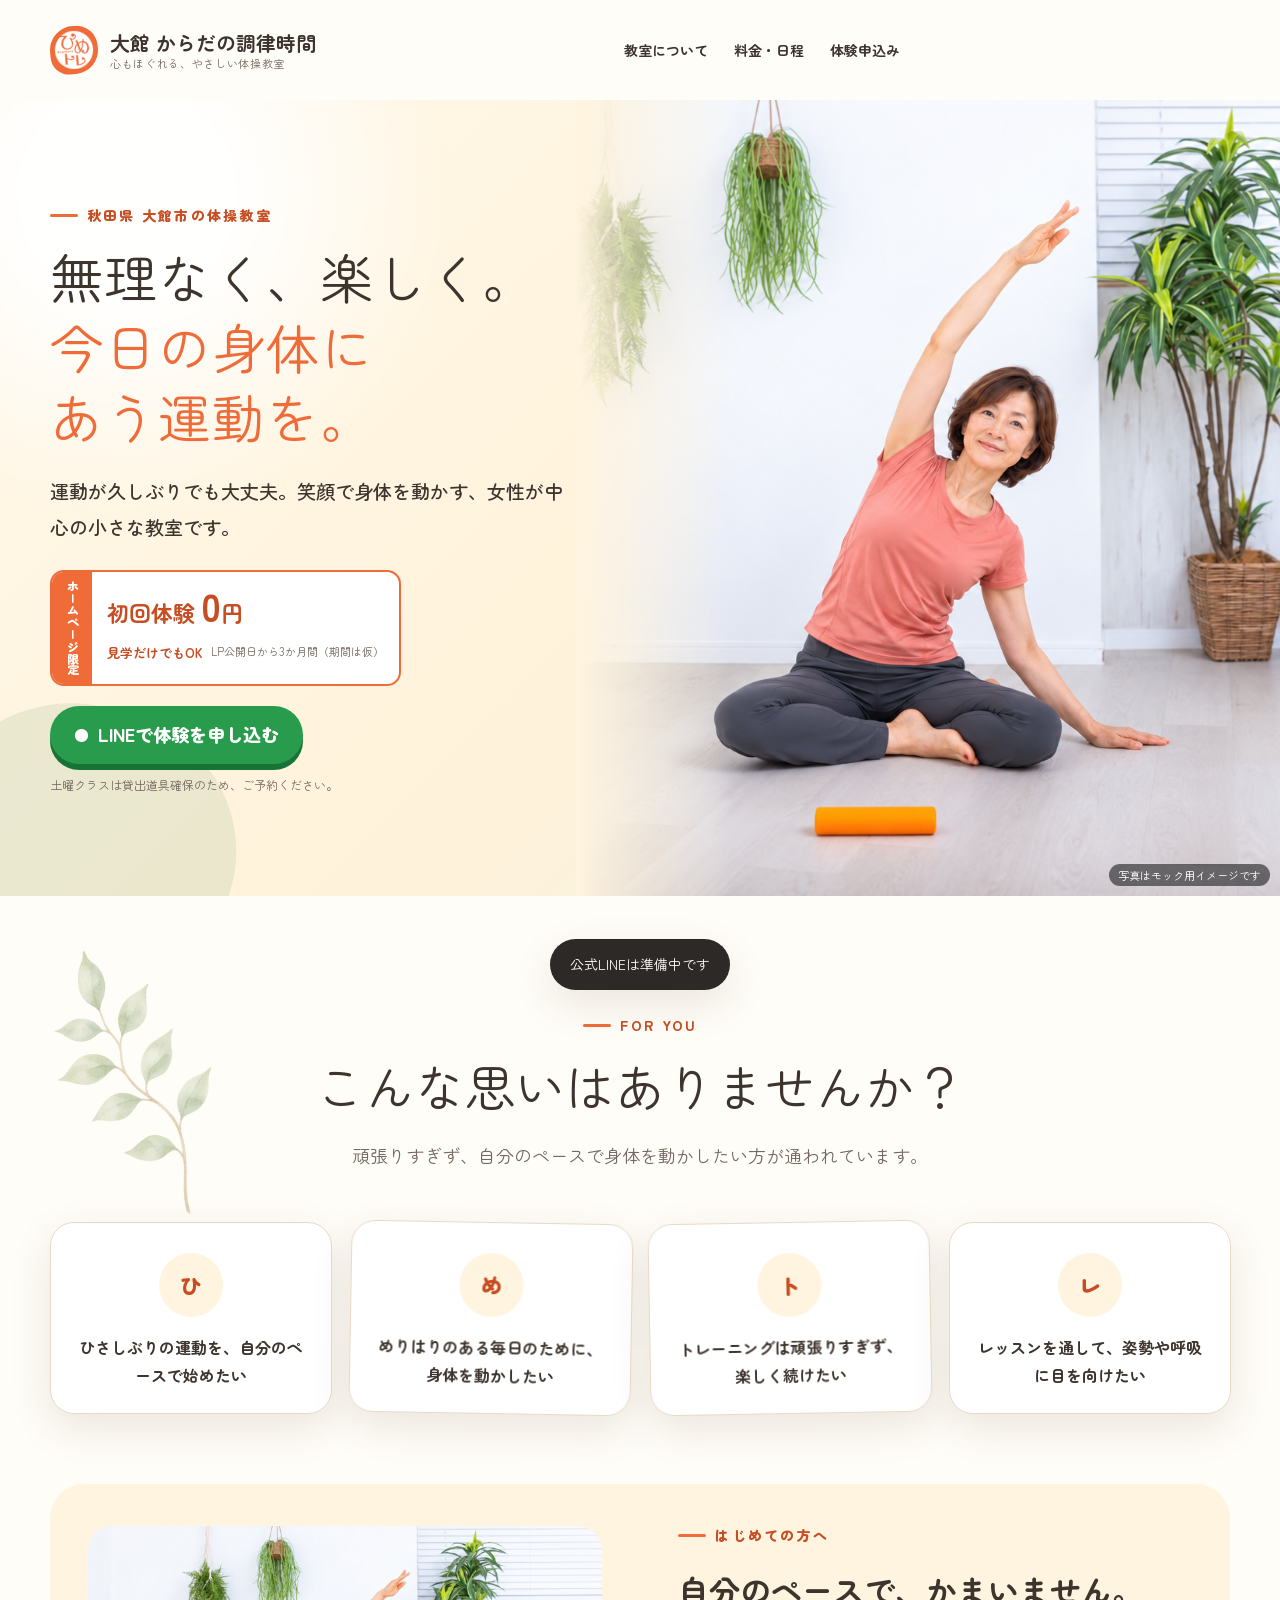
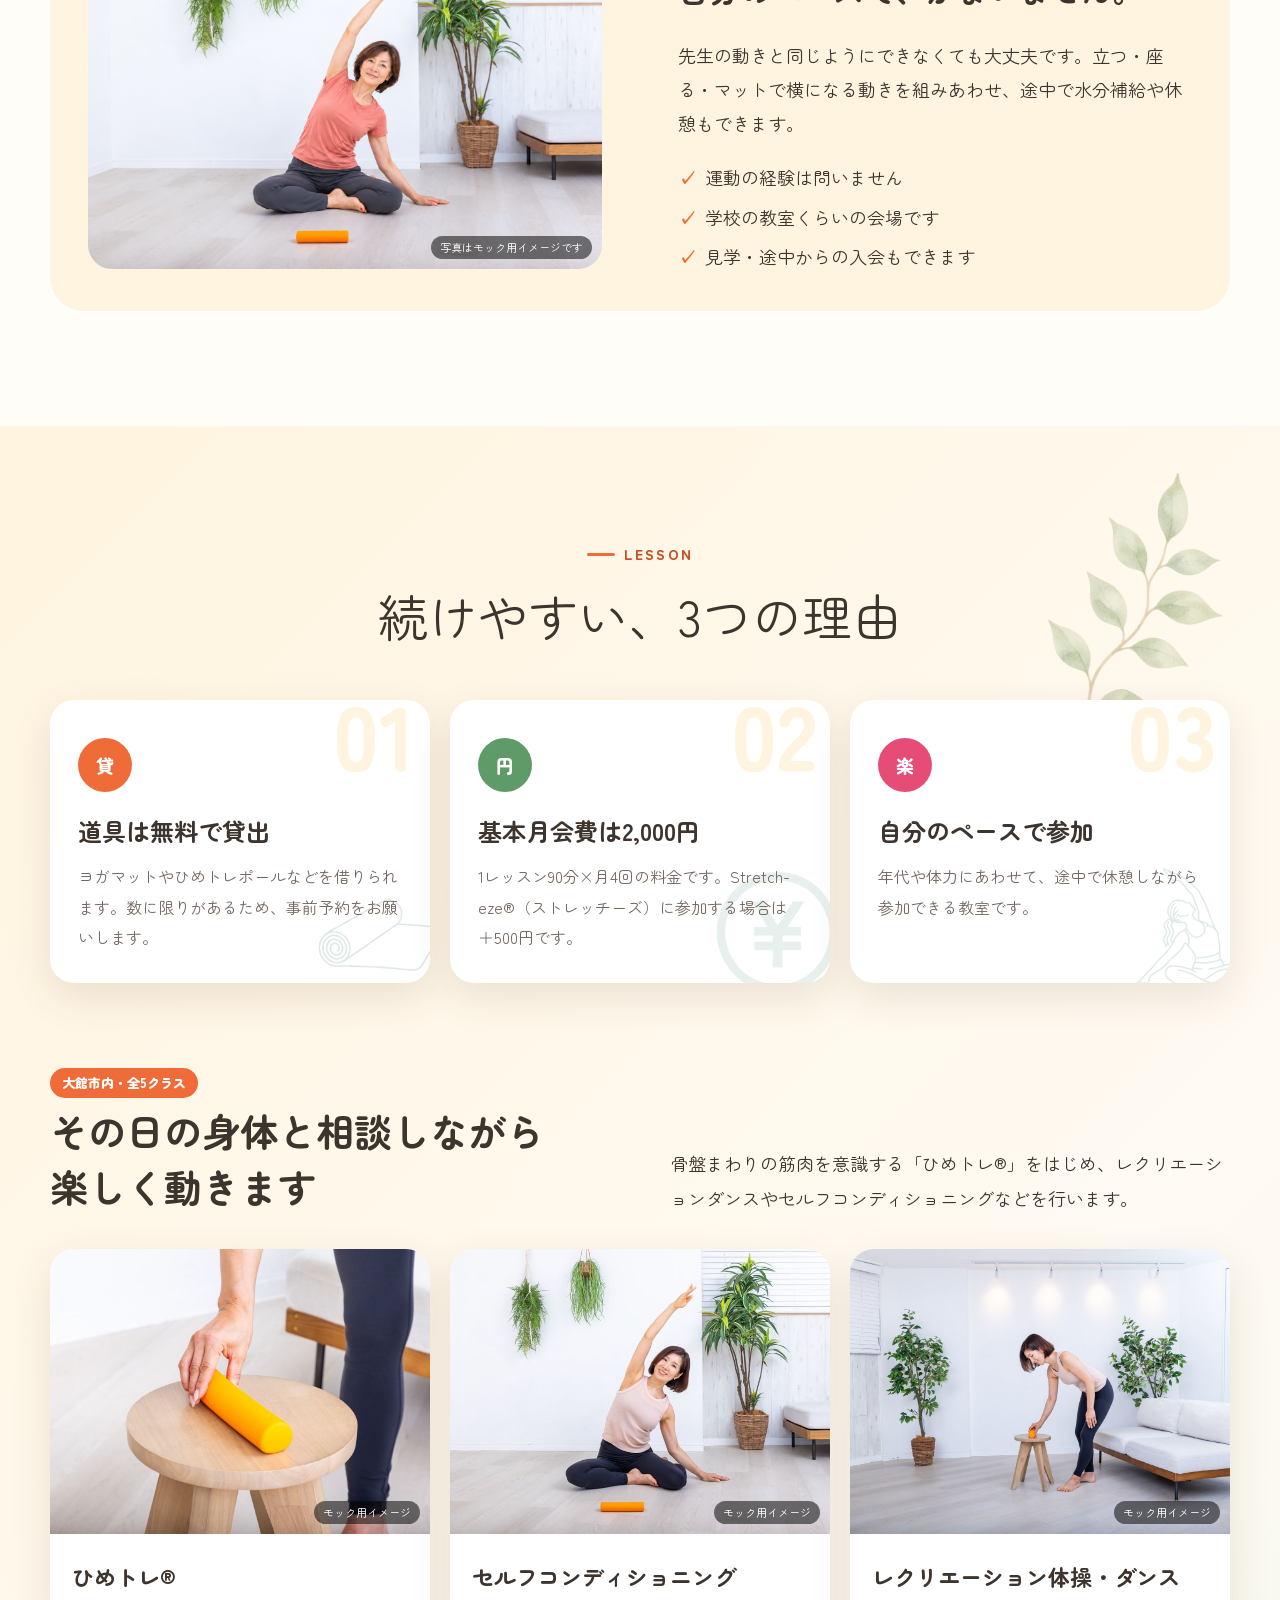
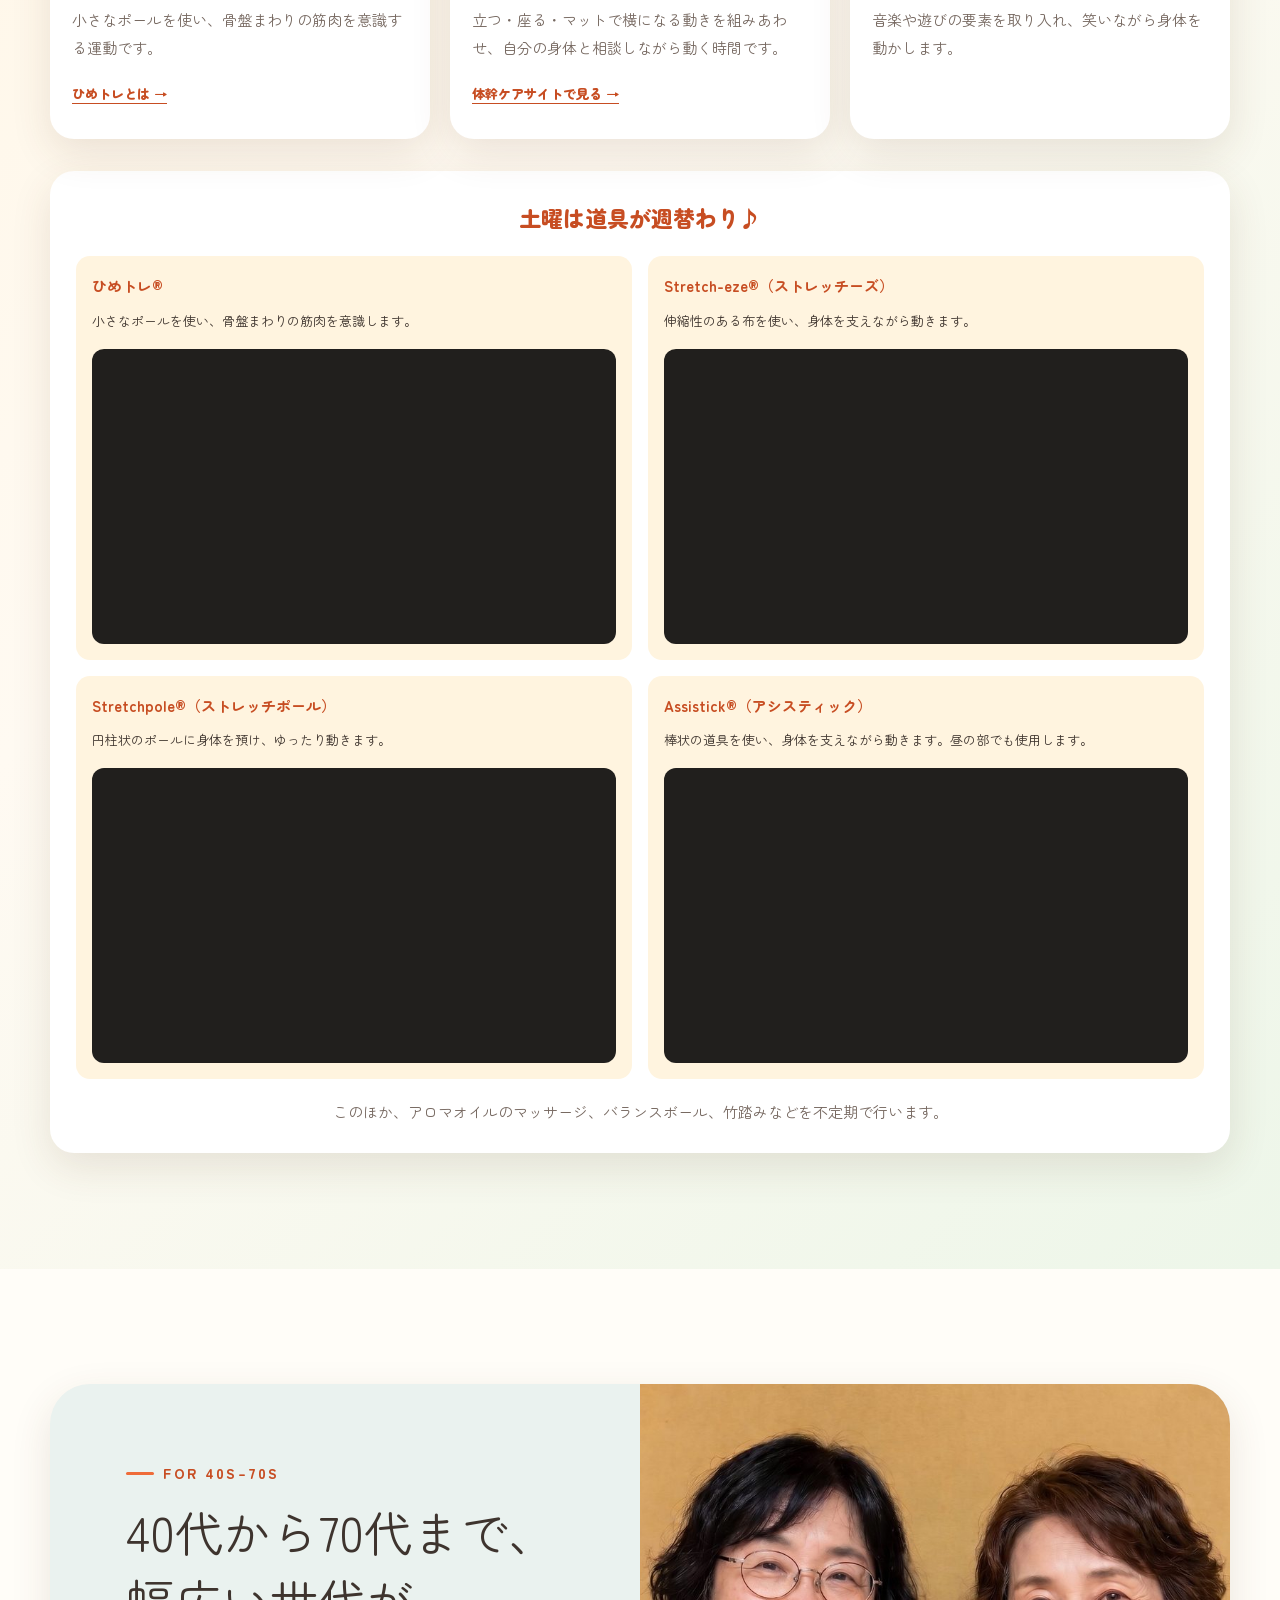
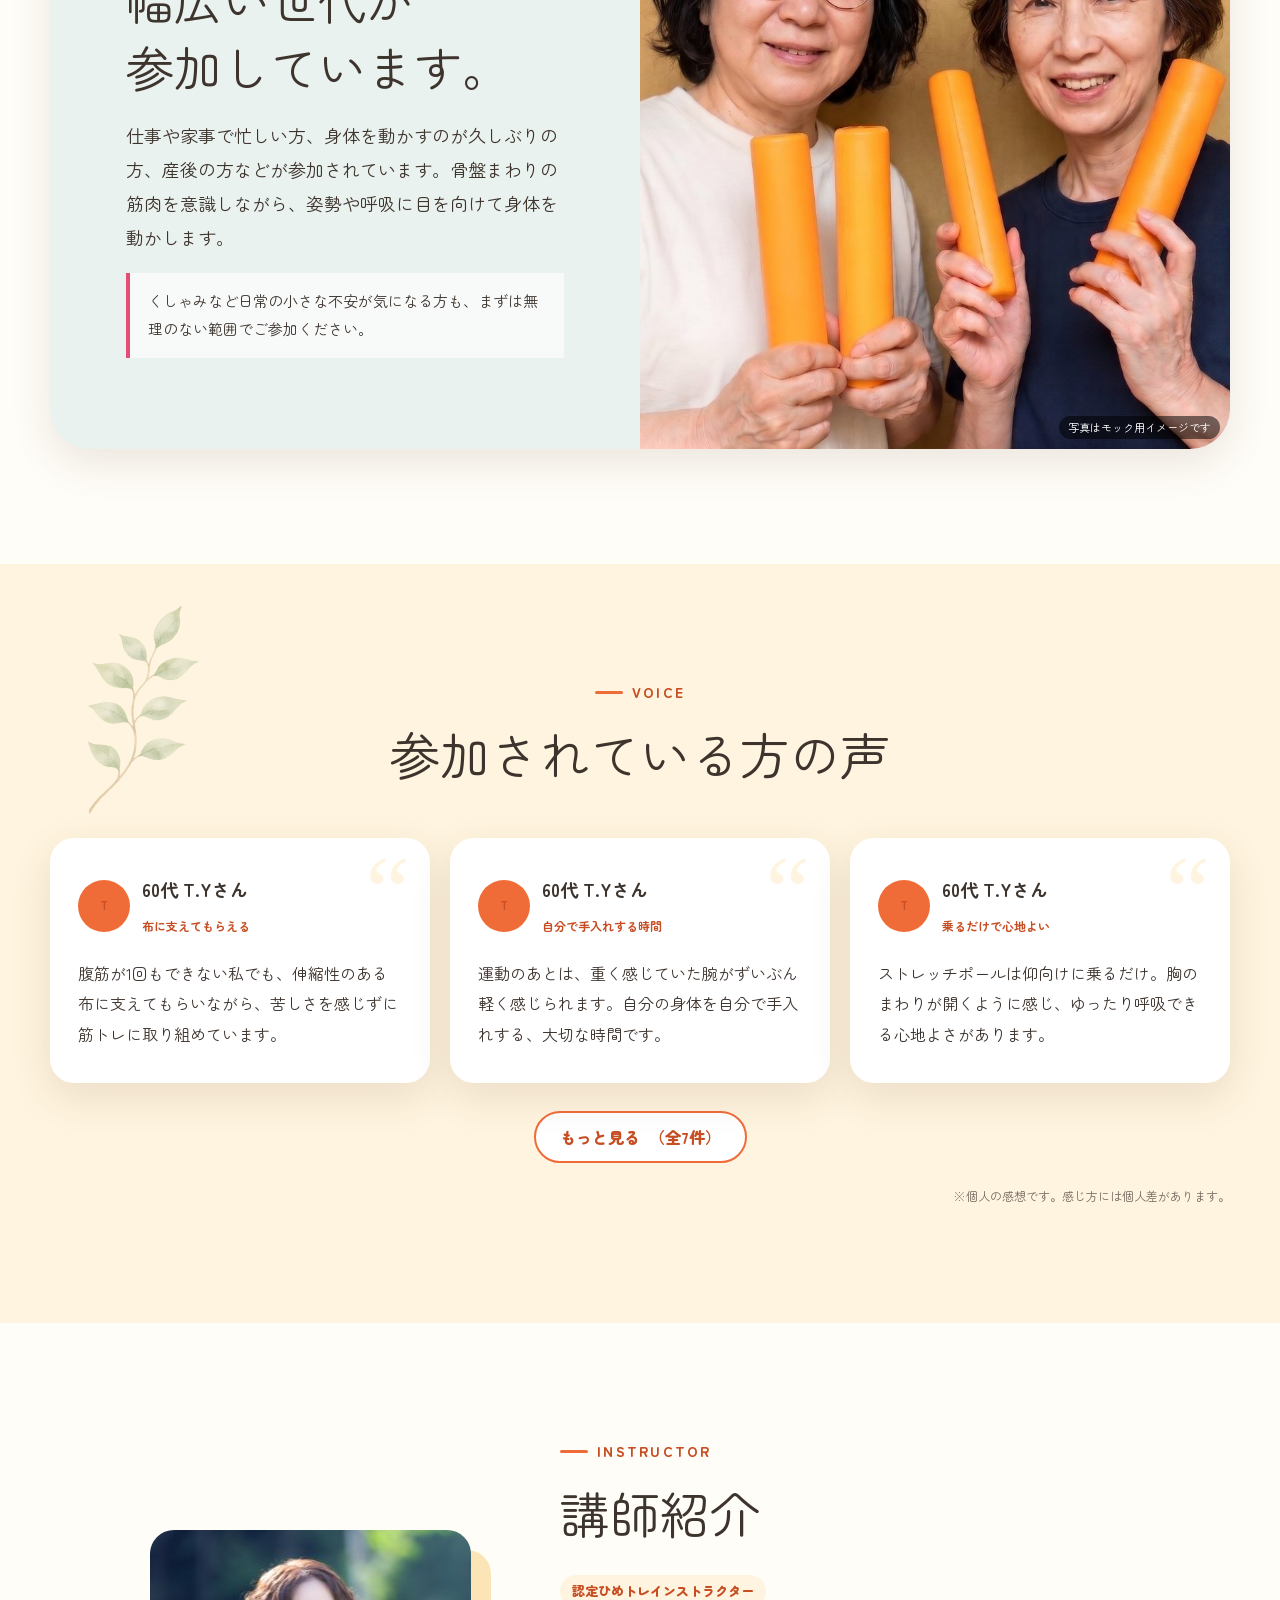
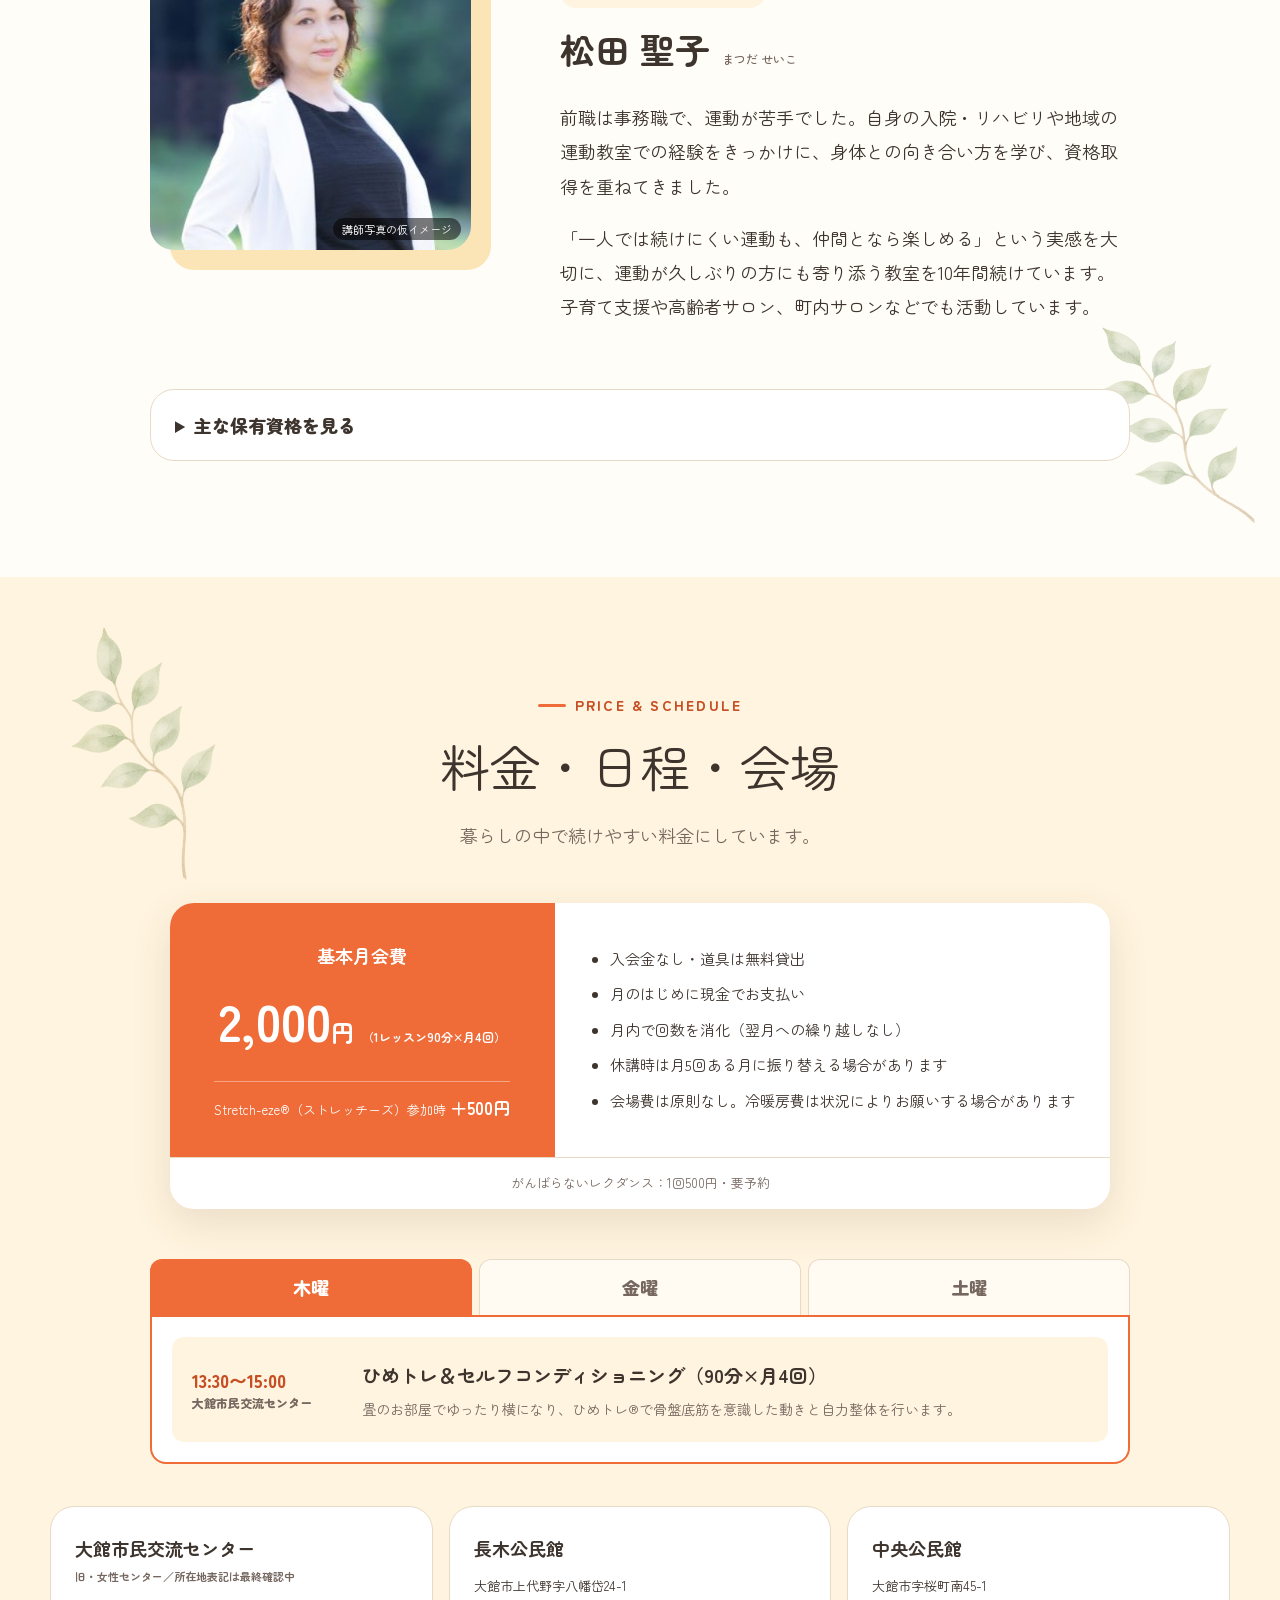
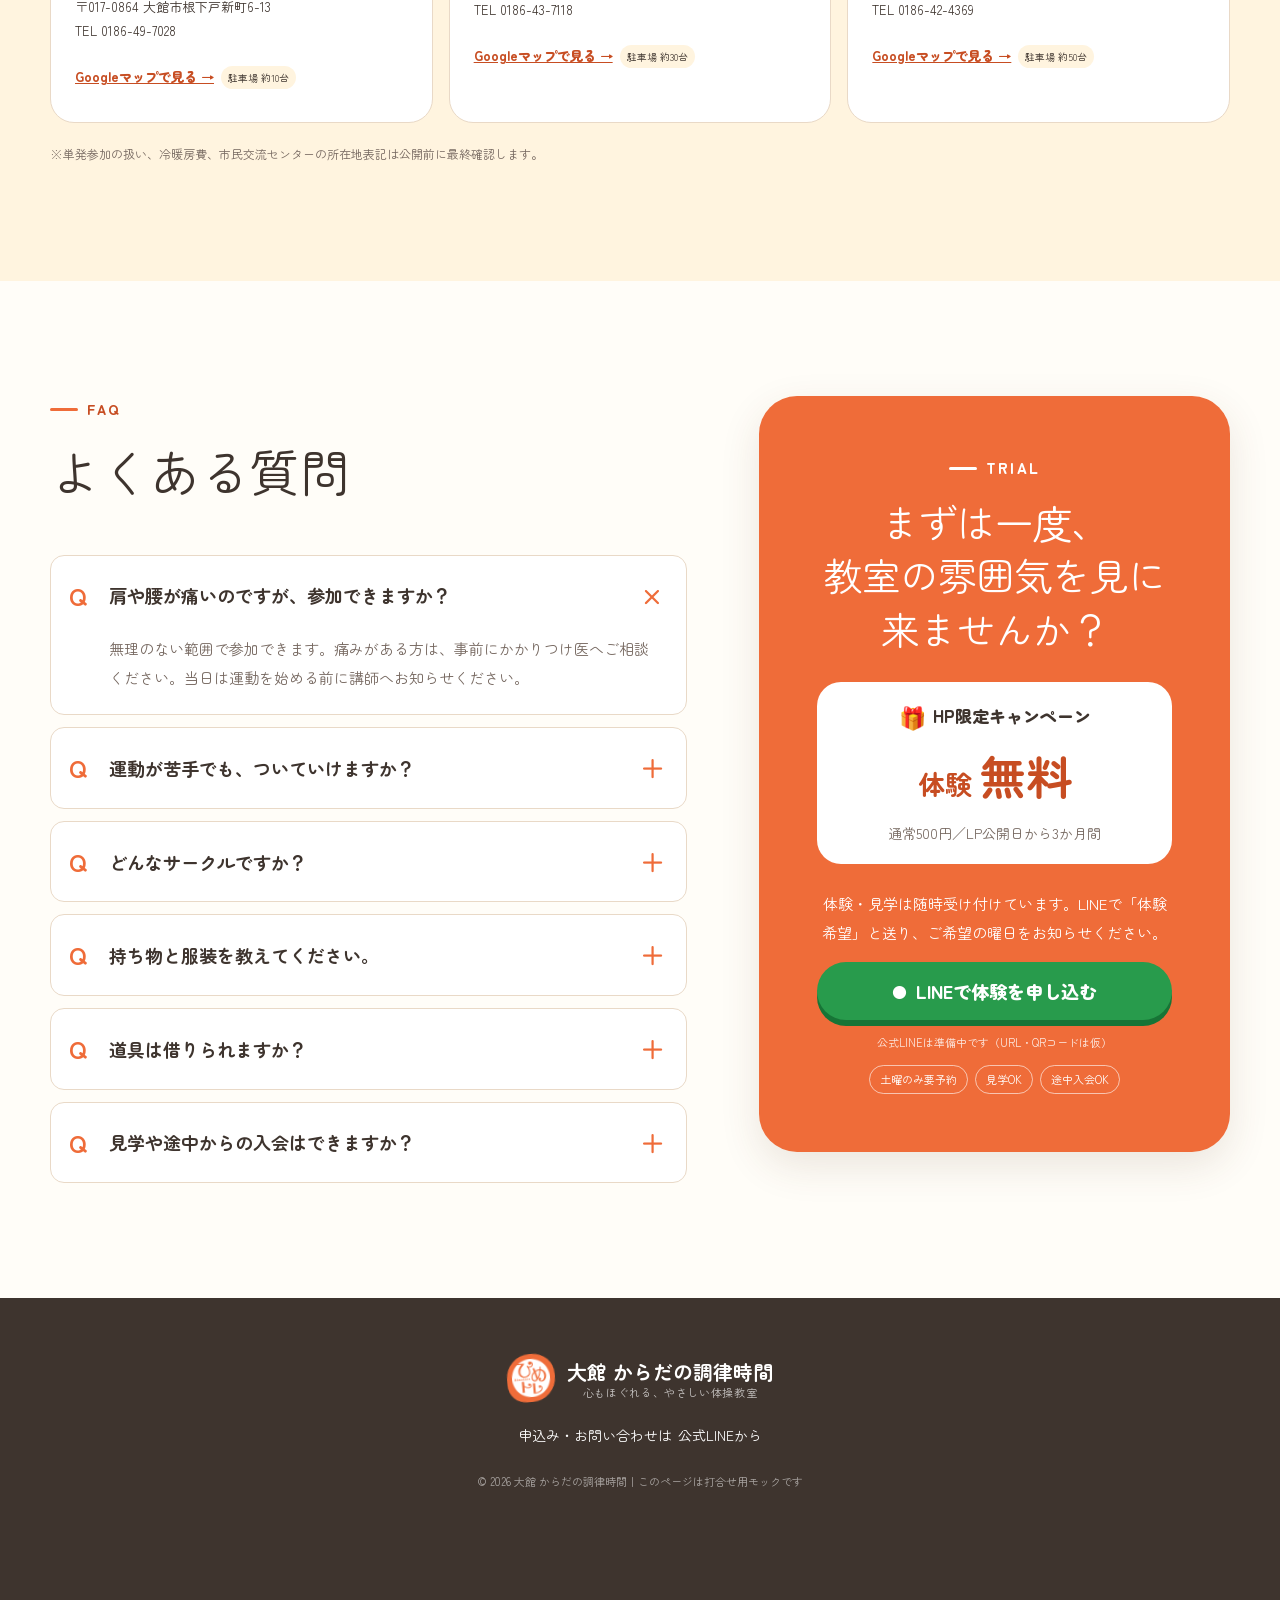
<file: index.html>
<!doctype html>
<html lang="ja">
  <head>
    <meta charset="UTF-8" />
    <meta name="viewport" content="width=device-width, initial-scale=1.0" />
    <meta name="description" content="秋田県大館市の体操教室。ひめトレ®による骨盤底筋トレーニングや、姿勢・呼吸を意識した運動を自分のペースで楽しめます。月会費2,000円、道具は無料で貸し出しています。" />
    <meta name="theme-color" content="#f47b42" />
    <title>大館 からだの調律時間｜大館市の体操教室・骨盤底筋トレーニング</title>
    <link rel="icon" href="sample-assets/common_favicon.png" />
    <link rel="stylesheet" href="styles.css?v=20261116-1" />
  </head>
  <body>
    <a class="skip-link" href="#main">本文へ移動</a>

    <header class="site-header">
      <a class="brand" href="#top" aria-label="大館 からだの調律時間 トップへ">
        <span class="brand-mark"><img src="sample-assets/top_logo.png" alt="ひめトレ®" /></span>
        <span><b id="brandName">大館 からだの調律時間</b><small>心もほぐれる、やさしい体操教室</small></span>
      </a>
      <nav aria-label="ページ内メニュー">
        <a href="#lessons">教室について</a>
        <a href="#schedule">料金・日程</a>
        <a href="#trial">体験申込み</a>
      </nav>
    </header>

    <main id="main">
      <section class="hero" id="top" aria-labelledby="hero-title">
        <div class="hero-copy">
          <h1 id="hero-title"><span class="eyebrow">秋田県 大館市の体操教室</span><span class="hero-title-line">無理なく、楽しく。</span><em>今日の身体にあう運動を。</em></h1>
          <p class="hero-lead">運動が久しぶりでも大丈夫。笑顔で身体を動かす、女性が中心の小さな教室です。</p>
          <div class="campaign">
            <span>ホームページ限定</span>
            <strong>初回体験 <b>0</b>円</strong>
            <small><b>見学だけでもOK</b><span>LP公開日から3か月間（期間は仮）</span></small>
          </div>
          <a class="button button-line" href="#trial"><span aria-hidden="true">●</span> LINEで体験を申し込む</a>
          <p class="microcopy">土曜クラスは貸出道具確保のため、ご予約ください。</p>
        </div>
        <div class="hero-visual">
          <img src="public/images/about-v2.png" alt="明るい室内で、マットに座って身体の横側を伸ばす運動のイメージ" />
          <span class="image-note">写真はモック用イメージです</span>
        </div>
        <div class="hero-wave" aria-hidden="true"></div>
      </section>

      <section class="section section-for" id="for-you" aria-labelledby="for-title">
        <div class="section-heading">
          <p class="section-kicker">FOR YOU</p>
          <h2 id="for-title">こんな思いはありませんか？</h2>
          <p>頑張りすぎず、自分のペースで身体を動かしたい方が通われています。</p>
        </div>
        <div class="concern-grid" id="concerns"></div>
        <div class="reassurance">
          <div class="reassurance-photo">
            <img src="public/images/about-v2.png" alt="床に座って身体の横側を伸ばす運動のイメージ" />
            <span class="image-note">写真はモック用イメージです</span>
          </div>
          <div>
            <p class="eyebrow">はじめての方へ</p>
            <h3>自分のペースで、かまいません。</h3>
            <p>先生の動きと同じようにできなくても大丈夫です。立つ・座る・マットで横になる動きを組みあわせ、途中で水分補給や休憩もできます。</p>
            <ul class="check-list">
              <li>運動の経験は問いません</li>
              <li>学校の教室くらいの会場です</li>
              <li>見学・途中からの入会もできます</li>
            </ul>
          </div>
        </div>
      </section>

      <section class="section section-lessons" id="lessons" aria-labelledby="lessons-title">
        <div class="section-heading">
          <p class="section-kicker">LESSON</p>
          <h2 id="lessons-title">続けやすい、3つの理由</h2>
        </div>
        <div class="reason-grid" id="reasons"></div>
        <div class="lesson-intro">
          <div>
            <p class="mini-label">大館市内・全5クラス</p>
            <h3>その日の身体と相談しながら<br />楽しく動きます</h3>
          </div>
          <p>骨盤まわりの筋肉を意識する「ひめトレ®」をはじめ、レクリエーションダンスやセルフコンディショニングなどを行います。</p>
        </div>
        <div class="method-grid" id="methods"></div>
        <div class="saturday-box">
          <p>土曜は道具が週替わり♪</p>
          <div id="saturdayMethods"></div>
          <small>このほか、アロマオイルのマッサージ、バランスボール、竹踏みなどを不定期で行います。</small>
        </div>
      </section>

      <section class="section section-younger" id="younger" aria-labelledby="younger-title">
        <div class="younger-card">
          <div class="younger-copy">
            <p class="section-kicker">FOR 40s–70s</p>
            <h2 id="younger-title">40代から70代まで、<br />幅広い世代が参加しています。</h2>
            <p>仕事や家事で忙しい方、身体を動かすのが久しぶりの方、産後の方などが参加されています。骨盤まわりの筋肉を意識しながら、姿勢や呼吸に目を向けて身体を動かします。</p>
            <p class="soft-note">くしゃみなど日常の小さな不安が気になる方も、まずは無理のない範囲でご参加ください。</p>
          </div>
          <div class="younger-photo">
            <img src="public/images/younger.jpg" alt="オレンジ色のひめトレポールを手に、笑顔を見せる2人の女性のイメージ" />
            <span class="image-note">写真はモック用イメージです</span>
          </div>
        </div>
      </section>

      <section class="section section-voices" id="voices" aria-labelledby="voices-title">
        <div class="section-heading">
          <p class="section-kicker">VOICE</p>
          <h2 id="voices-title">参加されている方の声</h2>
          
        </div>
        <div class="voice-grid" id="voicesGrid"></div>
        <div class="voice-more" id="voiceMore" hidden><button class="button button-outline" id="voiceMoreButton" type="button" aria-haspopup="dialog" aria-controls="voiceDrawer">もっと見る<span id="voiceMoreCount"></span></button></div>
        <p class="personal-note">※個人の感想です。感じ方には個人差があります。</p>
      </section>

      <section class="section section-instructor" id="instructor" aria-labelledby="instructor-title">
        <div class="instructor-layout">
          <div class="instructor-photo">
            <img src="sample-assets/top_experts-01.jpg" alt="講師写真の仮イメージ。実際の写真へ差し替え予定" />
            <span class="image-note">講師写真の仮イメージ</span>
          </div>
          <div class="instructor-copy">
            <p class="section-kicker">INSTRUCTOR</p>
            <h2 id="instructor-title">講師紹介</h2>
            <p class="role">認定ひめトレインストラクター</p>
            <p class="instructor-name"><span>松田 聖子</span><small>まつだ せいこ</small></p>
            <p>前職は事務職で、運動が苦手でした。自身の入院・リハビリや地域の運動教室での経験をきっかけに、身体との向き合い方を学び、資格取得を重ねてきました。</p>
            <p>「一人では続けにくい運動も、仲間となら楽しめる」という実感を大切に、運動が久しぶりの方にも寄り添う教室を10年間続けています。子育て支援や高齢者サロン、町内サロンなどでも活動しています。</p>
          </div>
        </div>
        <details class="qualifications">
          <summary>主な保有資格を見る</summary>
          <div id="qualificationsList"></div>
        </details>
      </section>

      <section class="section section-schedule" id="schedule" aria-labelledby="schedule-title">
        <div class="section-heading">
          <p class="section-kicker">PRICE &amp; SCHEDULE</p>
          <h2 id="schedule-title">料金・日程・会場</h2>
          <p>暮らしの中で続けやすい料金にしています。</p>
        </div>
        <div class="price-card">
          <div class="price-main">
            <span>基本月会費</span>
            <strong><b>2,000</b>円 <small>（1レッスン90分×月4回）</small></strong>
            <p>Stretch-eze®（ストレッチーズ）参加時 <b>＋500円</b></p>
          </div>
          <ul>
            <li>入会金なし・道具は無料貸出</li>
            <li>月のはじめに現金でお支払い</li>
            <li>月内で回数を消化（翌月への繰り越しなし）</li>
            <li>休講時は月5回ある月に振り替える場合があります</li>
            <li>会場費は原則なし。冷暖房費は状況によりお願いする場合があります</li>
          </ul>
          <div class="price-options"><span>がんばらないレクダンス：1回500円・要予約</span></div>
        </div>
        <div class="schedule-wrap">
          <div class="schedule-tabs" id="scheduleTabs" role="tablist" aria-label="曜日を選択"></div>
          <div id="schedulePanels"></div>
        </div>
        <div class="venue-grid" id="venues"></div>
        <p class="confirm-note">※単発参加の扱い、冷暖房費、市民交流センターの所在地表記は公開前に最終確認します。</p>
      </section>

      <section class="section section-trial" id="trial" aria-labelledby="trial-title">
        <div class="faq-area">
          <div class="section-heading left">
            <p class="section-kicker">FAQ</p>
            <h2 id="trial-title">よくある質問</h2>
          </div>
          <div class="faq-list" id="faqList"></div>
        </div>
        <div class="trial-card">
          <p class="section-kicker">TRIAL</p>
          <h2>まずは一度、<br />教室の雰囲気を見に来ませんか？</h2>
          <div class="trial-price"><span class="campaign-label"><i aria-hidden="true">🎁</i> HP限定キャンペーン</span><strong>体験 <b>無料</b></strong><small>通常500円／LP公開日から3か月間</small></div>
          <p>体験・見学は随時受け付けています。LINEで「体験希望」と送り、ご希望の曜日をお知らせください。</p>
          <a class="button button-line" href="#" data-mock-line><span aria-hidden="true">●</span> LINEで体験を申し込む</a>
          <p class="line-placeholder">公式LINEは準備中です（URL・QRコードは仮）</p>
          <div class="trial-notes"><span>土曜のみ要予約</span><span>見学OK</span><span>途中入会OK</span></div>
        </div>
      </section>
    </main>

    <footer>
      <div class="brand footer-brand"><span class="brand-mark"><img src="sample-assets/top_logo.png" alt="ひめトレ®" /></span><span><b>大館 からだの調律時間</b><small>心もほぐれる、やさしい体操教室</small></span></div>
      <p><span class="footer-line">申込み・お問い合わせは</span><span class="footer-line">公式LINEから</span></p>
      <small>© 2026 大館 からだの調律時間｜このページは打合せ用モックです</small>
    </footer>

    <div class="mobile-cta"><a class="button button-line" href="#trial"><span aria-hidden="true">●</span> LINEで体験を申し込む</a></div>
    <div class="toast" id="toast" role="status" aria-live="polite">公式LINEは準備中です</div>

    <dialog class="voice-drawer" id="voiceDrawer" aria-labelledby="voiceDrawerTitle">
      <div class="voice-drawer-panel">
        <header class="voice-drawer-header">
          <strong id="voiceDrawerTitle">参加されている方の声</strong>
          <button id="voiceDrawerClose" type="button" aria-label="閉じる">×</button>
        </header>
        <div class="voice-drawer-list" id="voiceDrawerList"></div>
        <p class="voice-drawer-note">※個人の感想です。感じ方には個人差があります。</p>
      </div>
    </dialog>

    <dialog class="site-modal" id="siteModal" aria-labelledby="siteModalTitle">
      <div class="site-modal-panel">
        <header class="site-modal-header">
          <strong id="siteModalTitle">公式サイト</strong>
          <div class="site-modal-actions">
            <a id="siteModalExternal" href="#" target="_blank" rel="noopener noreferrer">新しいタブで開く</a>
            <button id="siteModalClose" type="button" aria-label="ポップアップを閉じる">×</button>
          </div>
        </header>
        <iframe id="siteModalFrame" title="公式サイト" src="about:blank" loading="lazy" referrerpolicy="strict-origin-when-cross-origin" sandbox="allow-forms allow-scripts allow-same-origin allow-popups allow-popups-to-escape-sandbox"></iframe>
        <p class="site-modal-note">表示されない場合は「新しいタブで開く」をご利用ください。</p>
      </div>
    </dialog>

    <script src="content.js?v=20261112-3"></script>
    <script src="script.js?v=20261116-1"></script>
    <script src="reveal.js?v=20261112-1"></script>
  </body>
</html>
</file>
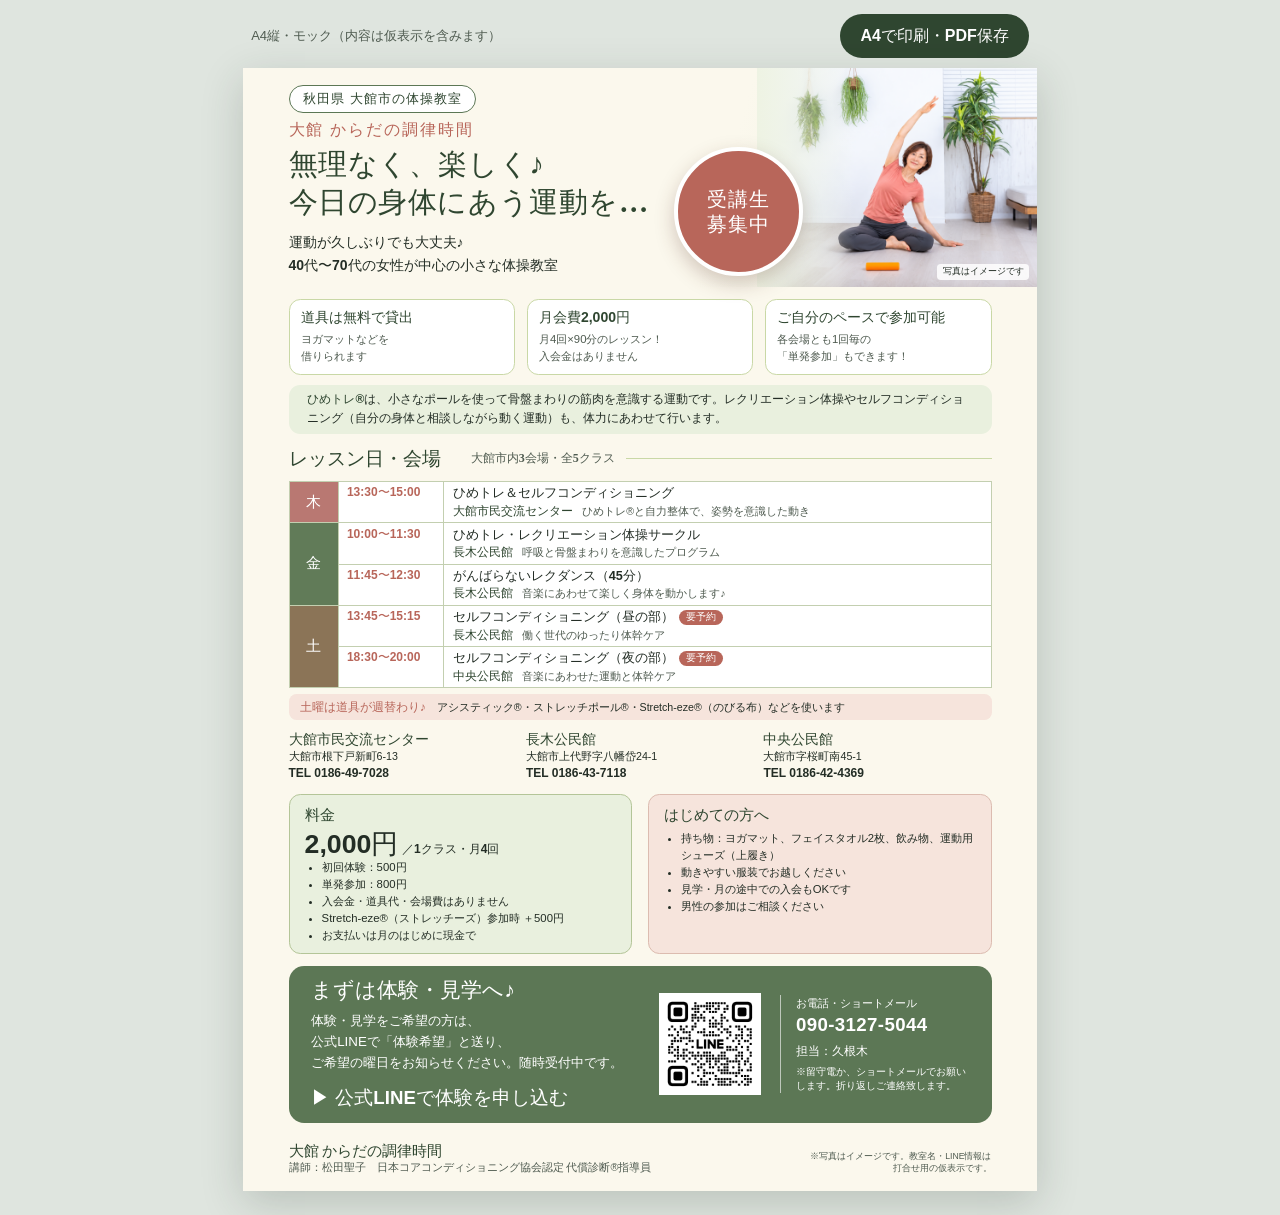
<file: flyer-a4.html>
<!doctype html>
<html lang="ja">
<head>
<meta charset="UTF-8" />
<meta name="viewport" content="width=device-width, initial-scale=1.0" />
<title>受講生募集チラシ（A4縦）｜大館 からだの調律時間</title>
<style>
  :root {
    --green: #5c7755;
    --green-deep: #2f4630;
    --green-soft: #e9f0de;
    --lime: #c9d8a6;
    --coral: #b8665a;
    --coral-soft: #f6e4dc;
    --cream: #fbf8ed;
    --ink: #232d25;
    --muted: #4f5b50;
    font-family: "Yu Gothic", "Hiragino Kaku Gothic ProN", "Meiryo", sans-serif;
    color: var(--ink);
    font-synthesis: none;
  }
  * { box-sizing: border-box; }
  html { background: #dfe5df; }
  body { margin: 0; }
  .serif { font-family: "Yu Mincho", "Hiragino Mincho ProN", serif; }

  .toolbar { width: 210mm; max-width: 100%; margin: 14px auto 10px; display: flex; justify-content: space-between; align-items: center; padding: 0 8px; }
  .toolbar button { min-height: 44px; padding: 0 20px; border: 0; border-radius: 99px; background: var(--green-deep); color: #fff; font: inherit; font-weight: 700; cursor: pointer; }
  .toolbar span { font-size: 13px; color: var(--muted); }

  .page {
    position: relative;
    width: 210mm; height: 297mm;
    margin: 0 auto 24px;
    overflow: hidden;
    background: var(--cream);
    box-shadow: 0 12px 40px rgba(40,55,43,.2);
    display: flex; flex-direction: column;
  }

  /* ヘッダー */
  .hero { position: relative; height: 58mm; flex: none; display: grid; grid-template-columns: 1fr 74mm; background: linear-gradient(105deg, var(--cream) 0 60%, var(--green-soft)); }
  .hero-copy { padding: 4.5mm 4mm 0 12mm; position: relative; z-index: 2; }
  .area { display: inline-block; padding: 1mm 3.5mm; border: .3mm solid var(--green); border-radius: 99px; background: #fff; color: var(--green-deep); font-weight: 700; font-size: 10pt; letter-spacing: .08em; }
  .name { margin: 2mm 0 0; font-size: 12pt; font-weight: 700; color: var(--coral); letter-spacing: .12em; }
  h1 { margin: 1mm 0 0; font-size: 22pt; line-height: 1.3; color: var(--green-deep); letter-spacing: .02em; }
  .lead { margin: 2.5mm 0 0; font-size: 10.5pt; line-height: 1.7; font-weight: 600; }
  .hero-photo { position: relative; overflow: hidden; }
  .hero-photo img { width: 100%; height: 100%; object-fit: cover; object-position: 50% 0%; display: block; }
  .hero-photo::after { content: ""; position: absolute; inset: 0; background: linear-gradient(90deg, #eef3e3 0, rgba(238,243,227,0) 35%); }
  .hero-photo small { position: absolute; z-index: 3; right: 2mm; bottom: 2mm; padding: .5mm 1.5mm; background: rgba(255,255,255,.85); font-size: 6.5pt; border-radius: 1mm; }

  .campaign {
    position: absolute; z-index: 4; right: 62mm; bottom: 3mm;
    width: 34mm; height: 34mm; border-radius: 50%;
    display: flex; flex-direction: column; align-items: center; justify-content: center; text-align: center;
    background: var(--coral); color: #fff; border: 1.2mm solid #fff;
    box-shadow: 0 2mm 5mm rgba(90,50,40,.25);
  }
  .campaign .t1 { font-size: 6pt; font-weight: 700; line-height: 1.4; }
  .campaign .t2 { font-size: 15pt; font-weight: 800; line-height: 1.25; letter-spacing: .05em; }
  .campaign span { white-space: nowrap; }
  .campaign .t2 b { font-size: 19pt; line-height: 1; margin: 0 .5mm; }
  .campaign .t3 { font-size: 6pt; margin-top: 1mm; line-height: 1.4; }

  /* 選ばれる理由 */
  .reasons { flex: none; display: grid; grid-template-columns: repeat(3, 1fr); gap: 3mm; padding: 3mm 12mm 0; }
  .reason { padding: 2.5mm 3mm; background: #fff; border: .3mm solid var(--lime); border-radius: 3mm; }
  .reason b { display: block; font-size: 10.5pt; color: var(--green-deep); }
  .reason span { display: block; margin-top: 1mm; font-size: 8.5pt; line-height: 1.5; color: var(--muted); }

  .intro { flex: none; margin: 2.5mm 12mm 0; padding: 1.5mm 5mm; border-radius: 3mm; background: var(--green-soft); font-size: 9pt; line-height: 1.6; }
  .intro b { color: var(--green-deep); }

  h2 { margin: 0; font-size: 14pt; color: var(--green-deep); display: flex; align-items: center; gap: 3mm; }
  h2::after { content: ""; flex: 1; height: .3mm; background: var(--lime); }
  .sec { flex: none; padding: 3mm 12mm 0; }

  /* スケジュール */
  table { width: 100%; border-collapse: collapse; margin-top: 2.5mm; font-size: 9pt; background: #fff; }
  th, td { border: .3mm solid #c3cfb0; padding: .6mm 2.2mm; text-align: left; vertical-align: top; line-height: 1.45; }
  thead th { background: var(--green); color: #fff; font-size: 9pt; }
  td.day { width: 13mm; text-align: center; font-weight: 800; font-size: 11pt; color: #fff; vertical-align: middle; }
  td.day.thu { background: #b97872; } td.day.fri { background: #617b58; } td.day.sat { background: #8b7457; }
  td.time { width: 28mm; font-weight: 800; color: var(--coral); white-space: nowrap; }
  td b { display: block; font-size: 9.5pt; }
  td small i { font-style: normal; font-weight: 500; font-size: 8pt; color: var(--muted); margin-left: 2.5mm; }
  .rotate { margin: 1.5mm 0 0; padding: 1mm 3mm; border-radius: 2mm; background: var(--coral-soft); font-size: 8pt; line-height: 1.5; }
  .rotate b { color: var(--coral); font-size: 9pt; }
  td small { display: block; color: var(--green-deep); font-size: 9pt; font-weight: 800; }
  .rsv { display: inline-block; margin-left: 1.5mm; padding: 0 1.8mm; border-radius: 99px; background: var(--coral); color: #fff; font-size: 7.5pt; font-weight: 700; vertical-align: 1px; }

  .venues { display: grid; grid-template-columns: repeat(3, 1fr); gap: 2.5mm; margin-top: 2.5mm; font-size: 8pt; line-height: 1.45; color: var(--ink); }
  .venues p { margin: 0; }
  .venues b { display: block; color: var(--green-deep); font-size: 10.5pt; font-weight: 900; }
  .venues em { display: block; font-style: normal; font-weight: 800; font-size: 9pt; }

  /* 料金・持ち物 */
  .two { flex: none; display: grid; grid-template-columns: 1fr 1fr; gap: 4mm; padding: 3mm 12mm 0; }
  .card { padding: 2.5mm 4mm; border-radius: 3mm; font-size: 8.5pt; line-height: 1.5; }
  .card h3 { margin: 0 0 1mm; font-size: 11pt; color: var(--green-deep); }
  .card ul { margin: 0; padding-left: 4.5mm; }
  .price-card { background: var(--green-soft); border: .3mm solid #b4c598; }
  .price-card .big { font-size: 20pt; font-weight: 800; line-height: 1.1; }
  .price-card .big small { font-size: 9pt; font-weight: 600; margin-left: 1mm; }
  .item-card { background: var(--coral-soft); border: .3mm solid #dcbcb0; }

  /* LINE */
  .cta { flex: none; margin: 3mm 12mm 0; padding: 2.5mm 6mm; display: grid; grid-template-columns: 1fr 27mm 50mm; gap: 5mm; align-items: center; border-radius: 4mm; background: var(--green); color: #fff; }
  .cta h2 { color: #fff; font-size: 16pt; }
  .cta h2::after { display: none; }
  .cta p { margin: 1.5mm 0 0; font-size: 10pt; line-height: 1.6; }
  .cta .line-text { margin-top: 2.5mm; font-size: 14pt; font-weight: 800; }
  .tel { padding-left: 4mm; border-left: .3mm solid rgba(255,255,255,.6); line-height: 1.45; }
  .tel .lab { display: block; font-size: 8.5pt; font-weight: 700; }
  .tel strong { display: block; font-size: 14pt; letter-spacing: .02em; }
  .tel span { font-size: 9pt; }
  .tel small { display: block; margin-top: 1mm; font-size: 7.5pt; line-height: 1.4; }
  .qr { width: 27mm; height: 27mm; border: 1.2mm solid #fff; background: #fff; display: block; }

  .foot { margin-top: auto; padding: 0 12mm 4mm; font-size: 8pt; color: var(--muted); display: flex; justify-content: space-between; align-items: flex-end; gap: 6mm; }
  .foot b { font-size: 11pt; color: var(--green-deep); }
  .foot .note { font-size: 6.5pt; text-align: right; }

  @page { size: A4 portrait; margin: 0; }
  @media print {
    html { background: #fff; }
    .toolbar { display: none; }
    .page { margin: 0; box-shadow: none; }
    * { -webkit-print-color-adjust: exact !important; print-color-adjust: exact !important; }
  }
</style>
</head>
<body>
<div class="toolbar"><span>A4縦・モック（内容は仮表示を含みます）</span><button type="button" onclick="window.print()">A4で印刷・PDF保存</button></div>

<main class="page">
  <header class="hero">
    <div class="hero-copy">
      <span class="area">秋田県 大館市の体操教室</span>
      <p class="name serif">大館 からだの調律時間</p>
      <h1 class="serif">無理なく、楽しく♪<br />今日の身体にあう運動を…</h1>
      <p class="lead">運動が久しぶりでも大丈夫♪<br />40代〜70代の女性が中心の小さな体操教室</p>
    </div>
    <div class="hero-photo">
      <img src="public/images/about-v2.png" alt="明るい室内で、マットに座って身体を伸ばす運動のイメージ" />
      <small>写真はイメージです</small>
    </div>
    <div class="campaign">
      <span class="t2">受講生</span>
      <span class="t2">募集中</span>
    </div>
  </header>

  <div class="reasons">
    <div class="reason"><b>道具は無料で貸出</b><span>ヨガマットなどを<br />借りられます</span></div>
    <div class="reason"><b>月会費2,000円</b><span>月4回×90分のレッスン！<br />入会金はありません</span></div>
    <div class="reason"><b>ご自分のペースで参加可能</b><span>各会場とも1回毎の<br />「単発参加」もできます！</span></div>
  </div>

  <p class="intro"><b>ひめトレ®</b>は、小さなポールを使って骨盤まわりの筋肉を意識する運動です。レクリエーション体操やセルフコンディショニング（自分の身体と相談しながら動く運動）も、体力にあわせて行います。</p>

  <section class="sec">
    <h2 class="serif">レッスン日・会場　<small style="font-size:9pt;font-weight:600;color:var(--muted)">大館市内3会場・全5クラス</small></h2>
    <table>
      <tbody>
        <tr><td class="day thu serif">木</td><td class="time">13:30〜15:00</td><td><b>ひめトレ＆セルフコンディショニング</b><small>大館市民交流センター<i>ひめトレ®と自力整体で、姿勢を意識した動き</i></small></td></tr>
        <tr><td class="day fri serif" rowspan="2">金</td><td class="time">10:00〜11:30</td><td><b>ひめトレ・レクリエーション体操サークル</b><small>長木公民館<i>呼吸と骨盤まわりを意識したプログラム</i></small></td></tr>
        <tr><td class="time">11:45〜12:30</td><td><b>がんばらないレクダンス（45分）</b><small>長木公民館<i>音楽にあわせて楽しく身体を動かします♪</i></small></td></tr>
        <tr><td class="day sat serif" rowspan="2">土</td><td class="time">13:45〜15:15</td><td><b>セルフコンディショニング（昼の部）<span class="rsv">要予約</span></b><small>長木公民館<i>働く世代のゆったり体幹ケア</i></small></td></tr>
        <tr><td class="time">18:30〜20:00</td><td><b>セルフコンディショニング（夜の部）<span class="rsv">要予約</span></b><small>中央公民館<i>音楽にあわせた運動と体幹ケア</i></small></td></tr>
      </tbody>
    </table>
    <p class="rotate"><b>土曜は道具が週替わり♪</b>　アシスティック®・ストレッチポール®・Stretch-eze®（のびる布）などを使います</p>
    <div class="venues">
      <p><b>大館市民交流センター</b>大館市根下戸新町6-13<em>TEL 0186-49-7028</em></p>
      <p><b>長木公民館</b>大館市上代野字八幡岱24-1<em>TEL 0186-43-7118</em></p>
      <p><b>中央公民館</b>大館市字桜町南45-1<em>TEL 0186-42-4369</em></p>
    </div>
  </section>

  <div class="two">
    <div class="card price-card">
      <h3>料金</h3>
      <div class="big">2,000円<small>／1クラス・月4回</small></div>
      <ul>
        <li>初回体験：500円</li>
        <li>単発参加：800円</li>
        <li>入会金・道具代・会場費はありません</li>
        <li>Stretch-eze®（ストレッチーズ）参加時 ＋500円</li>
        <li>お支払いは月のはじめに現金で</li>
      </ul>
    </div>
    <div class="card item-card">
      <h3>はじめての方へ</h3>
      <ul>
        <li>持ち物：ヨガマット、フェイスタオル2枚、飲み物、運動用シューズ（上履き）</li>
        <li>動きやすい服装でお越しください</li>
        <li>見学・月の途中での入会もOKです</li>
        <li>男性の参加はご相談ください</li>
      </ul>
    </div>
  </div>

  <section class="cta">
    <div>
      <h2 class="serif">まずは体験・見学へ♪</h2>
      <p>体験・見学をご希望の方は、<br />公式LINEで「体験希望」と送り、<br />ご希望の曜日をお知らせください。随時受付中です。</p>
      <p class="line-text">▶ 公式LINEで体験を申し込む</p>
    </div>
    <img class="qr" src="public/images/L_gainfriends_2dbarcodes_BW.png" alt="公式LINE 友だち追加用QRコード" />
    <div class="tel"><span class="lab">お電話・ショートメール</span><strong>090-3127-5044</strong><span>担当：久根木</span><small>※留守電か、ショートメールでお願いします。折り返しご連絡致します。</small></div>
  </section>

  <footer class="foot">
    <div><b class="serif">大館 からだの調律時間</b><br />講師：松田聖子　日本コアコンディショニング協会認定 代償診断®指導員</div>
    <div class="note">※写真はイメージです。教室名・LINE情報は<br />打合せ用の仮表示です。</div>
  </footer>
</main>
</body>
</html>
</file>
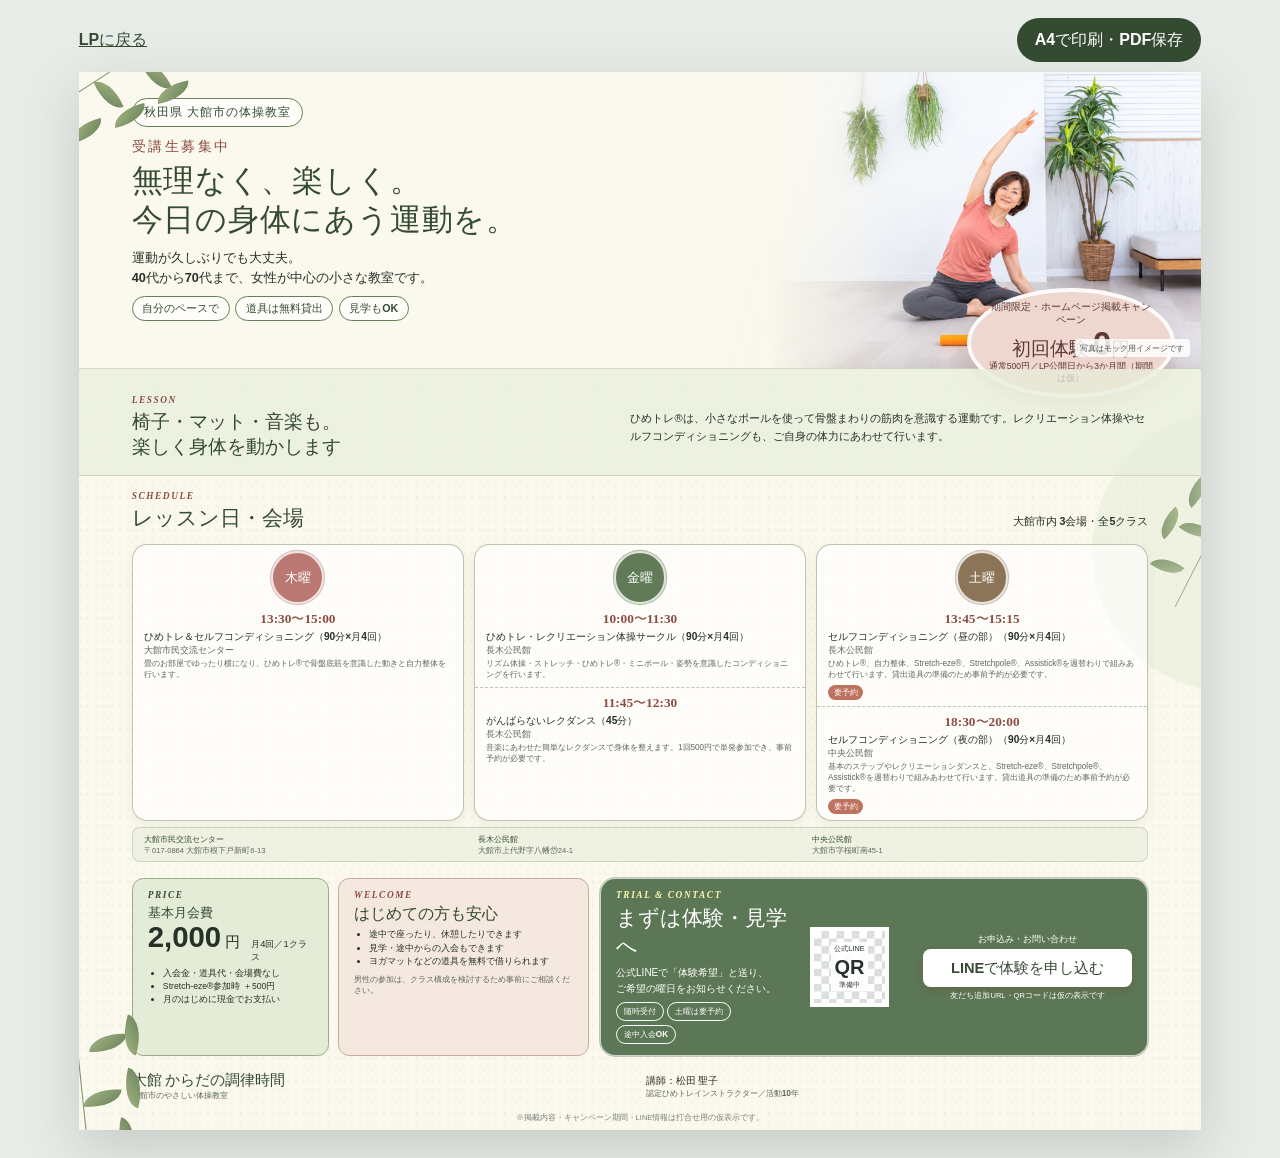
<file: flyer.html>
<!doctype html>
<html lang="ja">
  <head>
    <meta charset="UTF-8" />
    <meta name="viewport" content="width=device-width, initial-scale=1.0" />
    <meta name="description" content="秋田県大館市の体操教室『大館からだ時間』受講生募集チラシ案" />
    <title>受講生募集チラシ案｜大館からだ時間</title>
    <link rel="stylesheet" href="flyer.css?v=20261031-1" />
  </head>
  <body>
    <div class="screen-toolbar" aria-label="チラシ操作">
      <a href="index.html">LPに戻る</a>
      <button type="button" id="printFlyer">A4で印刷・PDF保存</button>
    </div>

    <main class="flyer" aria-labelledby="flyer-title">
      <div class="botanical botanical-top" aria-hidden="true"><i></i><i></i><i></i><i></i><i></i></div>
      <div class="botanical botanical-side" aria-hidden="true"><i></i><i></i><i></i><i></i></div>
      <div class="botanical botanical-bottom" aria-hidden="true"><i></i><i></i><i></i><i></i><i></i></div>
      <header class="flyer-hero">
        <div class="hero-copy">
          <p class="area-label">秋田県 大館市の体操教室</p>
          <p class="recruit-label">受講生募集中</p>
          <h1 id="flyer-title"><span>無理なく、楽しく。</span><br />今日の身体にあう運動を。</h1>
          <p class="hero-lead">運動が久しぶりでも大丈夫。<br />40代から70代まで、女性が中心の小さな教室です。</p>
          <div class="hero-points" aria-label="教室の特長">
            <span>自分のペースで</span>
            <span>道具は無料貸出</span>
            <span>見学もOK</span>
          </div>
        </div>
        <div class="hero-photo">
          <img src="public/images/about-v2.png" alt="明るい室内で、マットに座って身体を伸ばす運動のイメージ" />
          <small>写真はモック用イメージです</small>
        </div>
        <div class="campaign" aria-label="体験キャンペーン">
          <span>期間限定・ホームページ掲載キャンペーン</span>
          <strong>初回体験 <b>0</b>円</strong>
          <small>通常500円／LP公開日から3か月間（期間は仮）</small>
        </div>
      </header>

      <section class="intro-band" aria-label="レッスン紹介">
        <div>
          <p class="section-tag">LESSON</p>
          <h2>椅子・マット・音楽も。<br />楽しく身体を動かします</h2>
        </div>
        <p>ひめトレ®は、小さなポールを使って骨盤まわりの筋肉を意識する運動です。レクリエーション体操やセルフコンディショニングも、ご自身の体力にあわせて行います。</p>
      </section>

      <section class="schedule-section" aria-labelledby="schedule-heading">
        <div class="section-title-row">
          <div>
            <p class="section-tag">SCHEDULE</p>
            <h2 id="schedule-heading">レッスン日・会場</h2>
          </div>
          <p>大館市内 <b>3会場・全5クラス</b></p>
        </div>
        <div class="schedule-list" id="flyerSchedules"></div>
        <div class="venue-strip" id="flyerVenues" aria-label="各会場の住所"></div>
      </section>

      <div class="flyer-lower">
      <section class="info-grid" aria-label="料金と参加案内">
        <div class="price-card">
          <p class="section-tag">PRICE</p>
          <h2>基本月会費</h2>
          <p class="price"><strong>2,000</strong><span>円</span><small>月4回／1クラス</small></p>
          <ul>
            <li>入会金・道具代・会場費なし</li>
            <li>Stretch-eze®参加時 ＋500円</li>
            <li>月のはじめに現金でお支払い</li>
          </ul>
        </div>
        <div class="welcome-card">
          <p class="section-tag">WELCOME</p>
          <h2>はじめての方も安心</h2>
          <ul>
            <li>途中で座ったり、休憩したりできます</li>
            <li>見学・途中からの入会もできます</li>
            <li>ヨガマットなどの道具を無料で借りられます</li>
          </ul>
          <p class="small-note">男性の参加は、クラス構成を検討するため事前にご相談ください。</p>
        </div>
      </section>

      <section class="contact-section" aria-labelledby="contact-heading">
        <div class="contact-copy">
          <p class="section-tag">TRIAL &amp; CONTACT</p>
          <h2 id="contact-heading">まずは体験・見学へ</h2>
          <p>公式LINEで「体験希望」と送り、<br />ご希望の曜日をお知らせください。</p>
          <div class="contact-notes"><span>随時受付</span><span>土曜は要予約</span><span>途中入会OK</span></div>
        </div>
        <div class="qr-placeholder" role="img" aria-label="公式LINE QRコードの仮枠">
          <span>公式LINE</span>
          <strong>QR</strong>
          <small>準備中</small>
        </div>
        <div class="contact-cta">
          <p>お申込み・お問い合わせ</p>
          <strong>LINEで体験を申し込む</strong>
          <small>友だち追加URL・QRコードは仮の表示です</small>
        </div>
      </section>
      </div>

      <footer class="flyer-footer">
        <div><strong id="flyerSiteName">大館からだ時間</strong><span>大館市のやさしい体操教室</span></div>
        <p>講師：松田 聖子<span>認定ひめトレインストラクター／活動10年</span></p>
        <small>※掲載内容・キャンペーン期間・LINE情報は打合せ用の仮表示です。</small>
      </footer>
    </main>

    <script src="content.js"></script>
    <script src="flyer.js"></script>
  </body>
</html>
</file>
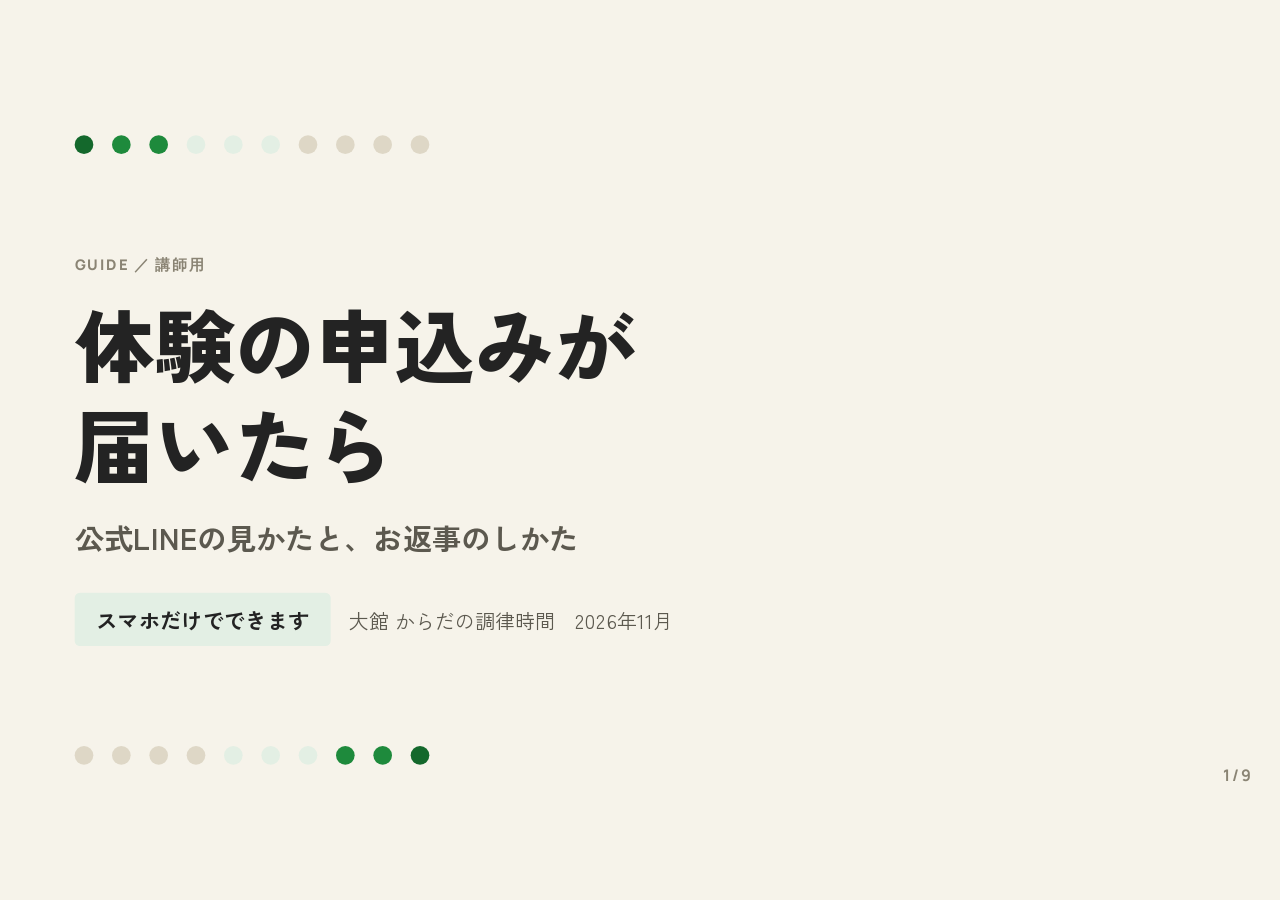
<file: slides/line-reply-guide.html>
<!doctype html>
<html lang="ja">
<head>
<meta charset="utf-8">
<title>体験の申込みが届いたら｜公式LINEの見かた・返し方</title>
<link rel="preconnect" href="https://fonts.googleapis.com">
<link rel="preconnect" href="https://fonts.gstatic.com" crossorigin>
<link href="https://fonts.googleapis.com/css2?family=Zen+Kaku+Gothic+New:wght@500;700;900&family=Manrope:wght@700;800&display=swap" rel="stylesheet">
<style>
  :root{
    --bg:#F6F3EA; --surface:#FFFFFF; --ink:#232323; --sub:#5C594F; --dim:#8a8474; --line:#ded7c6;
    --accent:#1E8A3C; --accent-deep:#14682C; --accent-tint:#E3EFE4;
    --spark:#FFD84D;
    --ink-surface:#232323; --on-dark:#F6F3EA; --accent-on-dark:#52c46e; --line-on-dark:#3d3d3d;
    --radius:4px;
    --ff:"Zen Kaku Gothic New","Hiragino Sans","Yu Gothic","Meiryo",sans-serif;
    --ff-en:"Manrope","Helvetica Neue",Arial,sans-serif;
  }
  html,body{margin:0;padding:0;background:var(--bg);overflow:hidden;width:100vw;height:100vh}
  .s{
    position:absolute;top:50%;left:50%;width:960px;height:540px;
    transform:translate(-50%,-50%) scale(var(--k,1));transform-origin:center center;
    background:var(--bg);color:var(--ink);font-family:var(--ff);
    visibility:hidden;opacity:0;display:flex;flex-direction:column;box-sizing:border-box;
  }
  .s.active{visibility:visible;opacity:1}
  .s *{box-sizing:border-box}
  .pn{position:absolute;bottom:18px;right:22px;font-family:var(--ff-en);font-size:12px;color:var(--dim);font-weight:700}
  .hd{padding:30px 56px 0}
  .ki{font-family:var(--ff-en);font-size:11px;letter-spacing:.14em;color:var(--dim);font-weight:800;margin-bottom:6px}
  .ki b{color:var(--accent-deep)}
  h2{font-size:32px;font-weight:700;margin:0;line-height:1.35}
  .rule{height:1px;background:var(--line);margin-top:14px}
  .bd{flex:1;padding:18px 56px 34px;position:relative;display:flex}
  .note{font-size:12px;color:var(--sub)}

  /* 番号バッジ（画面の中と説明を同じ番号で結ぶ） */
  .no{display:inline-flex;align-items:center;justify-content:center;width:28px;height:28px;border-radius:50%;
      background:var(--accent-deep);color:#fff;font-family:var(--ff-en);font-weight:800;font-size:15px;flex:none}
  .no.sm{width:22px;height:22px;font-size:12px}

  /* スマホのイラスト（実機スクショ差替え枠） */
  .owner{font-size:15px;font-weight:700;padding:4px 14px;white-space:nowrap;display:flex;align-items:center;gap:8px;border-radius:var(--radius);margin-bottom:8px}
  .owner.cus{background:var(--surface);border:1px solid var(--line);color:var(--sub)}
  .owner.tea{background:var(--accent-deep);color:#fff}
  .owner img{width:26px;height:26px;border-radius:6px;display:block}
  .phone{width:196px;height:330px;background:var(--ink);border-radius:26px;padding:9px;flex:none;position:relative}
  .scr{background:#fff;width:100%;height:100%;border-radius:18px;overflow:hidden;display:flex;flex-direction:column;font-size:12px;position:relative}
  .bar{height:20px;flex:none}
  .scr-hd{padding:6px 12px 8px;font-weight:700;font-size:13px;border-bottom:1px solid var(--line);display:flex;align-items:center;gap:6px}
  .chat{flex:1;background:var(--bg);padding:10px 10px;display:flex;flex-direction:column;gap:8px}
  .bub{max-width:82%;padding:7px 9px;border-radius:12px;line-height:1.5;font-size:12px;background:#fff;border:1px solid var(--line)}
  .bub.me{align-self:flex-end;background:var(--accent-tint);border-color:var(--accent-tint)}
  .tag{position:absolute;z-index:2}
  .demo{font-size:12px;color:var(--sub);text-align:center;margin-top:8px}

  /* 説明の列 */
  .ann{display:flex;flex-direction:column;gap:22px;justify-content:center}
  .ann .it{display:flex;gap:12px;align-items:flex-start}
  .ann .t{font-size:19px;font-weight:700;line-height:1.5}
  .ann .d{font-size:16px;color:var(--sub);line-height:1.7;margin-top:2px}
</style>
</head>
<body>
<!-- kit:slide-zukai-kit v1.1 theme:D use:internal style:visual viz:high -->

<!-- 1 表紙（型 H ドット帯） -->
<div class="s active">
  <div style="display:flex;gap:14px;padding:34px 56px 0">
    <span style="width:14px;height:14px;border-radius:50%;background:var(--accent-deep)"></span>
    <span style="width:14px;height:14px;border-radius:50%;background:var(--accent)"></span>
    <span style="width:14px;height:14px;border-radius:50%;background:var(--accent)"></span>
    <span style="width:14px;height:14px;border-radius:50%;background:var(--accent-tint)"></span>
    <span style="width:14px;height:14px;border-radius:50%;background:var(--accent-tint)"></span>
    <span style="width:14px;height:14px;border-radius:50%;background:var(--accent-tint)"></span>
    <span style="width:14px;height:14px;border-radius:50%;background:var(--line)"></span>
    <span style="width:14px;height:14px;border-radius:50%;background:var(--line)"></span>
    <span style="width:14px;height:14px;border-radius:50%;background:var(--line)"></span>
    <span style="width:14px;height:14px;border-radius:50%;background:var(--line)"></span>
  </div>
  <div style="flex:1;display:flex;flex-direction:column;justify-content:center;padding:0 56px">
    <div class="ki">GUIDE ／ 講師用</div>
    <h1 style="font-size:60px;font-weight:900;line-height:1.25;margin:6px 0 18px">体験の申込みが<br>届いたら</h1>
    <div style="font-size:22px;font-weight:700;color:var(--sub)">公式LINEの見かたと、お返事のしかた</div>
    <div style="margin-top:26px;display:flex;gap:14px;align-items:center">
      <span style="background:var(--accent-tint);padding:8px 16px;border-radius:var(--radius);font-size:16px;font-weight:700">スマホだけでできます</span>
      <span style="font-size:15px;color:var(--sub)">大館 からだの調律時間　2026年11月</span>
    </div>
  </div>
  <div style="display:flex;gap:14px;padding:0 56px 34px;justify-content:flex-start">
    <span style="width:14px;height:14px;border-radius:50%;background:var(--line)"></span>
    <span style="width:14px;height:14px;border-radius:50%;background:var(--line)"></span>
    <span style="width:14px;height:14px;border-radius:50%;background:var(--line)"></span>
    <span style="width:14px;height:14px;border-radius:50%;background:var(--line)"></span>
    <span style="width:14px;height:14px;border-radius:50%;background:var(--accent-tint)"></span>
    <span style="width:14px;height:14px;border-radius:50%;background:var(--accent-tint)"></span>
    <span style="width:14px;height:14px;border-radius:50%;background:var(--accent-tint)"></span>
    <span style="width:14px;height:14px;border-radius:50%;background:var(--accent)"></span>
    <span style="width:14px;height:14px;border-radius:50%;background:var(--accent)"></span>
    <span style="width:14px;height:14px;border-radius:50%;background:var(--accent-deep)"></span>
  </div>
  <div class="pn">1 / 9</div>
</div>

<!-- 2 結論：やることは3つ -->
<div class="s">
  <div class="hd"><div class="ki">まずはここだけ</div><h2>先生がやることは3つだけ</h2><div class="rule"></div></div>
  <div class="bd" style="flex-direction:column;gap:26px;padding-top:30px">
    <div style="display:flex;align-items:stretch;gap:10px">
      <div style="flex:1;background:var(--surface);border:1px solid var(--line);border-radius:var(--radius);padding:22px 22px 24px">
        <div style="font-family:var(--ff-en);font-weight:800;font-size:46px;color:var(--accent-deep);line-height:1">1</div>
        <div style="font-size:23px;font-weight:700;margin:12px 0 8px;min-height:1.5em">お知らせを読む</div>
        <div style="font-size:17px;color:var(--sub);line-height:1.7">いつものLINEに<br>申込みの内容が届きます<br>お名前を確かめます</div>
      </div>
      <div style="display:flex;align-items:center;font-size:30px;color:var(--accent-deep);font-weight:700">→</div>
      <div style="flex:1;background:var(--surface);border:1px solid var(--line);border-radius:var(--radius);padding:22px 22px 24px">
        <div style="font-family:var(--ff-en);font-weight:800;font-size:46px;color:var(--accent-deep);line-height:1">2</div>
        <div style="font-size:23px;font-weight:700;margin:12px 0 8px;min-height:1.5em">公式LINEを開く</div>
        <div style="font-size:17px;color:var(--sub);line-height:1.7">いつものLINEとは別の<br>「LINE公式アカウント」<br>アプリです</div>
      </div>
      <div style="display:flex;align-items:center;font-size:30px;color:var(--accent-deep);font-weight:700">→</div>
      <div style="flex:1;background:var(--surface);border:1px solid var(--line);border-radius:var(--radius);padding:22px 22px 24px">
        <div style="font-family:var(--ff-en);font-weight:800;font-size:46px;color:var(--accent-deep);line-height:1">3</div>
        <div style="font-size:23px;font-weight:700;margin:12px 0 8px;min-height:1.5em">その人にお返事する</div>
        <div style="font-size:17px;color:var(--sub);line-height:1.7">「チャット」で<br>同じお名前の人を探し<br>文字を打って送ります</div>
      </div>
    </div>
    <div style="display:flex;align-items:center;gap:14px;font-size:21px;font-weight:700">
      <span style="color:var(--accent-deep)">大事なこと</span>
      <span>お客さんへのお返事は　必ず<span style="background:var(--spark);padding:2px 8px;margin:0 4px">公式LINEアプリ</span>から</span>
    </div>
  </div>
  <div class="pn">2 / 9</div>
</div>

<!-- 3 全体の流れ：お客さん → 先生 -->
<div class="s">
  <div class="hd"><div class="ki">ぜんたいの流れ</div><h2>お客さんの動きと先生の動き</h2><div class="rule"></div></div>
  <div class="bd" style="padding-top:14px;padding-bottom:28px">
    <div style="flex:1;display:grid;grid-template-columns:1fr 130px 1fr;grid-template-rows:26px repeat(8,36px);row-gap:6px;font-size:17px;font-weight:700">
      <div style="grid-column:1;grid-row:1;font-size:15px;color:var(--sub)">お客さん（スマホ）</div>
      <div style="grid-column:3;grid-row:1;font-size:15px;color:var(--accent-deep)">先生（スマホ）</div>

      <div style="grid-column:1;grid-row:2;background:var(--surface);border:1px solid var(--line);border-radius:var(--radius);display:flex;align-items:center;gap:10px;padding:0 14px"><span style="font-family:var(--ff-en);color:var(--dim)">A</span>教室の公式LINEを友だち追加</div>
      <div style="grid-column:1;grid-row:3;background:var(--surface);border:1px solid var(--line);border-radius:var(--radius);display:flex;align-items:center;gap:10px;padding:0 14px"><span style="font-family:var(--ff-en);color:var(--dim)">B</span>メニュー「初回メッセージ」を押す</div>
      <div style="grid-column:1;grid-row:4;background:var(--surface);border:1px solid var(--line);border-radius:var(--radius);display:flex;align-items:center;gap:10px;padding:0 14px"><span style="font-family:var(--ff-en);color:var(--dim)">C</span>メニュー「体験申込み」を押す</div>
      <div style="grid-column:1;grid-row:5;background:var(--surface);border:1px solid var(--line);border-radius:var(--radius);display:flex;align-items:center;gap:10px;padding:0 14px"><span style="font-family:var(--ff-en);color:var(--dim)">D</span>申込みフォームにて送信する</div>

      <div style="grid-column:2;grid-row:5;display:flex;flex-direction:column;align-items:center;justify-content:center;color:var(--accent-deep);line-height:1.1">
        <span style="font-size:13px">申込みが届く</span><span style="font-size:22px">→</span>
      </div>

      <div style="grid-column:3;grid-row:5;background:var(--accent-tint);border-radius:var(--radius);display:flex;align-items:center;gap:10px;padding:0 14px"><span class="no sm">1</span>いつものLINEにお知らせ</div>
      <div style="grid-column:3;grid-row:6;background:var(--accent-tint);border-radius:var(--radius);display:flex;align-items:center;gap:10px;padding:0 14px"><span class="no sm">2</span>公式LINEアプリを開く</div>
      <div style="grid-column:3;grid-row:7;background:var(--accent-tint);border-radius:var(--radius);display:flex;align-items:center;gap:10px;padding:0 14px"><span class="no sm">3</span>下の「チャット」を押す</div>
      <div style="grid-column:3;grid-row:8;background:var(--accent-tint);border-radius:var(--radius);display:flex;align-items:center;gap:10px;padding:0 14px"><span class="no sm">4</span>同じお名前のトークを開く</div>
      <div style="grid-column:3;grid-row:9;background:var(--accent-tint);border-radius:var(--radius);display:flex;align-items:center;gap:10px;padding:0 14px"><span class="no sm">5</span>お返事を書いて送る</div>

      <div style="grid-column:1;grid-row:7 / span 3;font-size:15px;font-weight:500;color:var(--sub);line-height:1.7;align-self:center">B を押してもらうと<br>先生からお返事できるようになります</div>
    </div>
  </div>
  <div class="pn">3 / 9</div>
</div>

<!-- 4 お客さん側の画面 -->
<div class="s">
  <div class="hd"><div class="ki">参考 ／ お客さんの画面</div><h2>お客さんのスマホでの見え方</h2><div class="rule"></div></div>
  <div class="bd" style="gap:36px;align-items:center;justify-content:center;padding-top:12px">
    <div class="ann" style="width:270px">
      <div class="it"><span class="no">1</span><div><div class="t">まず<br>「初回メッセージ」</div><div class="d">押すと教室にひとこと届き<br>先生とやりとりできる<br>ようになります</div></div></div>
    </div>
    <div style="display:flex;flex-direction:column;align-items:center">
      <div class="owner cus"><img src="assets/line-icon.png" alt="LINEアプリのアイコン">お客さんのスマホ ／ LINE</div>
      <div class="phone"><div class="scr" data-swap="screens/04-customer.png">
        <div class="bar"></div>
        <div class="scr-hd">大館 からだの調律時間</div>
        <div class="chat">
          <div class="bub">友だち追加ありがとうございます。下のメニューからどうぞ。</div>
          <div class="bub me">初回メッセージです。</div>
        </div>
        <div style="display:grid;grid-template-columns:1fr 1fr;height:84px;border-top:1px solid var(--line)">
          <div style="display:flex;align-items:center;justify-content:center;text-align:center;font-weight:700;font-size:12px;line-height:1.4;border-right:1px solid var(--line);background:var(--accent-tint)">初回<br>メッセージ</div>
          <div style="display:flex;align-items:center;justify-content:center;text-align:center;font-weight:700;font-size:12px;line-height:1.4">体験<br>申込み</div>
        </div>
        <span class="no sm tag" style="bottom:58px;left:6px">1</span>
        <span class="no sm tag" style="bottom:58px;right:6px">2</span>
      </div></div>
      <div class="demo">※ 画面はイメージ・文面は仮です</div>
    </div>
    <div class="ann" style="width:270px">
      <div class="it"><span class="no">2</span><div><div class="t">次に「体験申込み」</div><div class="d">申込みフォームが開きます</div></div></div>
      <div class="it"><span class="no">3</span><div><div class="t">フォームを送ると<br>先生にお知らせが届く</div><div class="d">これが「体験の申込み」の<br>合図です</div></div></div>
    </div>
  </div>
  <div class="pn">4 / 9</div>
</div>

<!-- 5 STEP1 お知らせ -->
<div class="s">
  <div class="hd"><div class="ki"><b>STEP 1</b>　お知らせを読む</div><h2>いつものLINEに届く申込みのお知らせ</h2><div class="rule"></div></div>
  <div class="bd" style="gap:36px;align-items:center;justify-content:center;padding-top:12px">
    <div class="ann" style="width:270px">
      <div class="it"><span class="no">1</span><div><div class="t">申込みの内容が届く</div><div class="d">お名前・希望のクラスなどが<br>書かれています</div></div></div>
      <div class="it"><span class="no">2</span><div><div class="t">LINEのお名前を<br>覚えておく</div><div class="d">STEP 3 でこの名前を<br>探します</div></div></div>
    </div>
    <div style="display:flex;flex-direction:column;align-items:center">
      <div class="owner tea"><img src="assets/line-icon.png" alt="LINEアプリのアイコン">先生のスマホ ／ いつものLINE</div>
      <div class="phone"><div class="scr" data-swap="screens/05-notice.png">
        <div class="bar"></div>
        <div class="scr-hd">大館 からだの調律時間</div>
        <div class="chat">
          <div class="bub" style="max-width:92%">【体験の申込み】<br>お名前：大館 花子<br>LINEの名前：はなこ<br>希望：木曜 13:30</div>
        </div>
        <div style="height:46px;border-top:1px solid var(--line)"></div>
        <span class="no sm tag" style="top:60px;right:4px">1</span>
        <span class="no sm tag" style="top:112px;right:4px">2</span>
      </div></div>
      <div class="demo">※ 画面はイメージ・文面は仮です</div>
    </div>
    <div class="ann" style="width:270px">
      <div class="it"><span class="no">3</span><div><div class="t">教室の公式LINEから<br>いつものLINEに届きます</div><div class="d">ここは「お知らせ」だけです<br>ここに返事を書いても<br>お客さんには届きません</div></div></div>
    </div>
  </div>
  <div class="pn">5 / 9</div>
</div>

<!-- 6 STEP2 2つのアプリ（対比） -->
<div class="s">
  <div class="hd"><div class="ki"><b>STEP 2</b>　公式LINEアプリを開く</div><h2>いつものLINEと公式LINEは別のアプリ</h2><div class="rule"></div></div>
  <div class="bd" style="gap:24px;padding-top:22px;align-items:flex-start">
    <div style="flex:1;background:var(--surface);border:1px solid var(--line);border-radius:var(--radius);padding:24px 28px;display:flex;flex-direction:column;gap:14px">
      <div style="display:flex;gap:16px;align-items:center">
        <img src="assets/line-icon.png" alt="LINEアプリのアイコン" width="64" height="64" style="flex:none;display:block">
        <div><div style="font-size:15px;color:var(--sub);font-weight:700">ふだん使っている</div><div style="font-size:26px;font-weight:700">いつものLINE</div></div>
      </div>
      <div style="font-size:18px;line-height:1.8">・家族や友だちとのやりとり<br>・申込みの<b>お知らせ</b>が届く</div>
      <div style="font-size:19px;font-weight:700;color:var(--sub);border-top:1px solid var(--line);padding-top:14px">✕　ここからお返事はできません</div>
    </div>
    <div style="flex:1;background:var(--ink-surface);color:var(--on-dark);border-radius:var(--radius);padding:24px 28px;display:flex;flex-direction:column;gap:14px">
      <div style="display:flex;gap:16px;align-items:center">
        <img src="assets/line-oa-icon.png" alt="LINE公式アカウントアプリのアイコン" width="64" height="64" style="flex:none;display:block;border-radius:14px">
        <div><div style="font-size:15px;color:var(--accent-on-dark);font-weight:700">教室用</div><div style="font-size:26px;font-weight:700">LINE公式アカウント</div></div>
      </div>
      <div style="font-size:18px;line-height:1.8">・お客さんとのトーク<br>・申込んだ人を<b>探して</b>お返事</div>
      <div style="font-size:19px;font-weight:700;color:var(--accent-on-dark);border-top:1px solid var(--line-on-dark);padding-top:14px">◯　お返事はこちらから</div>
    </div>
  </div>
  <div class="pn">6 / 9</div>
</div>

<!-- 7 STEP3・4 チャット → トーク -->
<div class="s">
  <div class="hd"><div class="ki"><b>STEP 3・4</b>　申込んだ人を探す</div><h2>「チャット」で同じお名前を探す</h2><div class="rule"></div></div>
  <div class="bd" style="gap:36px;align-items:center;justify-content:center;padding-top:12px">
    <div class="ann" style="width:270px">
      <div class="it"><span class="no">1</span><div><div class="t">いちばん下の<br>「チャット」を押す</div><div class="d">お客さんとのトークが<br>ならんでいます</div></div></div>
      <div class="it"><span class="no">2</span><div><div class="t">お知らせと同じ<br>お名前の人を押す</div></div></div>
    </div>
    <div style="display:flex;flex-direction:column;align-items:center">
      <div class="owner tea"><img src="assets/line-oa-icon.png" alt="LINE公式アカウントアプリのアイコン">先生のスマホ ／ 公式LINEアプリ</div>
      <div class="phone"><div class="scr" data-swap="screens/07-chat-list.png">
        <div class="bar"></div>
        <div class="scr-hd">チャット</div>
        <div style="flex:1;display:flex;flex-direction:column">
          <div style="display:flex;gap:8px;align-items:center;padding:10px;border-bottom:1px solid var(--line);background:var(--accent-tint)">
            <span style="width:30px;height:30px;border-radius:50%;background:var(--line);flex:none"></span>
            <div style="flex:1;min-width:0"><div style="font-weight:700;font-size:12px">はなこ</div><div style="color:var(--sub);font-size:12px;line-height:1.4">初回メッセージです。</div></div>
          </div>
          <div style="display:flex;gap:8px;align-items:center;padding:10px;border-bottom:1px solid var(--line)"><span style="width:30px;height:30px;border-radius:50%;background:var(--line);flex:none"></span><div style="flex:1"><div style="height:8px;width:55%;background:var(--line);border-radius:var(--radius)"></div><div style="height:8px;width:80%;background:var(--line);border-radius:var(--radius);margin-top:6px"></div></div></div>
          <div style="display:flex;gap:8px;align-items:center;padding:10px;border-bottom:1px solid var(--line)"><span style="width:30px;height:30px;border-radius:50%;background:var(--line);flex:none"></span><div style="flex:1"><div style="height:8px;width:45%;background:var(--line);border-radius:var(--radius)"></div><div style="height:8px;width:70%;background:var(--line);border-radius:var(--radius);margin-top:6px"></div></div></div>
        </div>
        <div style="height:46px;border-top:1px solid var(--line);display:flex;align-items:center;justify-content:space-around;padding:0 6px">
          <span style="width:26px;height:8px;background:var(--line);border-radius:var(--radius)"></span>
          <span style="font-weight:700;font-size:12px;color:var(--accent-deep);border:2px solid var(--accent-deep);padding:3px 6px;border-radius:var(--radius)">チャット</span>
          <span style="width:26px;height:8px;background:var(--line);border-radius:var(--radius)"></span>
          <span style="width:26px;height:8px;background:var(--line);border-radius:var(--radius)"></span>
        </div>
        <span class="no sm tag" style="bottom:50px;left:60px">1</span>
        <span class="no sm tag" style="top:56px;right:4px">2</span>
      </div></div>
      <div class="demo">※ 画面はイメージです</div>
    </div>
    <div class="ann" style="width:270px">
      <div class="it"><span class="no">3</span><div><div class="t">「初回メッセージ」が<br>目じるし</div><div class="d">「初回メッセージです。」<br>と書かれています</div></div></div>
    </div>
  </div>
  <div class="pn">7 / 9</div>
</div>

<!-- 8 STEP5 お返事 -->
<div class="s">
  <div class="hd"><div class="ki"><b>STEP 5</b>　お返事する</div><h2>文字を打って送るだけ</h2><div class="rule"></div></div>
  <div class="bd" style="gap:30px;align-items:center;justify-content:center;padding-top:12px">
    <div class="ann" style="width:230px">
      <div class="it"><span class="no">1</span><div><div class="t">下の枠を押して<br>文字を打つ</div></div></div>
      <div class="it"><span class="no">2</span><div><div class="t">右の送信を押す</div><div class="d">紙ひこうきの形の<br>ボタンです</div></div></div>
    </div>
    <div style="display:flex;flex-direction:column;align-items:center">
      <div class="owner tea"><img src="assets/line-oa-icon.png" alt="LINE公式アカウントアプリのアイコン">先生のスマホ ／ 公式LINEアプリ</div>
      <div class="phone"><div class="scr" data-swap="screens/08-reply.png">
        <div class="bar"></div>
        <div class="scr-hd">はなこ</div>
        <div class="chat">
          <div class="bub">初回メッセージです。</div>
          <div class="bub me">体験のお申込みありがとうございます。木曜のクラスで…</div>
        </div>
        <div style="height:46px;border-top:1px solid var(--line);display:flex;align-items:center;gap:6px;padding:0 8px">
          <div style="flex:1;border:1px solid var(--line);border-radius:var(--radius);padding:6px 8px;color:var(--dim);font-size:12px">メッセージを入力</div>
          <svg width="20" height="20" viewBox="0 0 24 24" fill="none" stroke="currentColor" stroke-width="2" stroke-linecap="round" stroke-linejoin="round" style="color:var(--accent-deep);flex:none"><path d="M14.536 21.686a.5.5 0 0 0 .937-.024l6.5-19a.496.496 0 0 0-.635-.635l-19 6.5a.5.5 0 0 0-.024.937l7.93 3.18a2 2 0 0 1 1.112 1.11z"/><path d="m21.854 2.147-10.94 10.939"/></svg>
        </div>
        <span class="no sm tag" style="bottom:50px;left:10px">1</span>
        <span class="no sm tag" style="bottom:50px;right:4px">2</span>
      </div></div>
      <div class="demo">※ 画面はイメージです</div>
    </div>
    <div style="width:320px;background:var(--surface);border:1px solid var(--line);border-radius:var(--radius);padding:20px 22px">
      <div style="font-size:15px;font-weight:700;color:var(--accent-deep);margin-bottom:10px">お返事の例</div>
      <div style="font-size:17px;line-height:1.85">体験のお申込み<br>ありがとうございます。<br>講師の松田です。<br>〇曜日のクラスで<br>お待ちしています。</div>
      <div style="font-size:14px;color:var(--sub);margin-top:12px;border-top:1px solid var(--line);padding-top:10px">言葉は自由に変えて大丈夫です</div>
    </div>
  </div>
  <div class="pn">8 / 9</div>
</div>

<!-- 9 困ったとき -->
<div class="s" style="background:var(--surface)">
  <div class="hd"><div class="ki">こまったときは</div><h2>よくある「困った」と対処</h2><div class="rule"></div></div>
  <div class="bd" style="flex-direction:column;gap:0;padding-top:4px">
    <div style="display:grid;grid-template-columns:300px 1fr;gap:24px;padding:16px 0;border-bottom:1px solid var(--line);align-items:baseline">
      <div style="font-size:20px;font-weight:700">お知らせが来ない</div>
      <div style="font-size:17px;line-height:1.7;color:var(--sub)">スマホの「設定」で、LINEと公式LINEアプリの<br>通知がオンになっているか確かめます</div>
    </div>
    <div style="display:grid;grid-template-columns:300px 1fr;gap:24px;padding:16px 0;border-bottom:1px solid var(--line);align-items:baseline">
      <div style="font-size:20px;font-weight:700">チャットにお名前が<br>見つからない</div>
      <div style="font-size:17px;line-height:1.7;color:var(--sub)">「初回メッセージ」が押されていないと<br>トークが出てきません</div>
    </div>
    <div style="display:grid;grid-template-columns:300px 1fr;gap:24px;padding:16px 0;border-bottom:1px solid var(--line);align-items:baseline">
      <div style="font-size:20px;font-weight:700">いつものLINEで<br>返事をしてしまった</div>
      <div style="font-size:17px;line-height:1.7;color:var(--sub)">お客さんには届いていません。<br>公式LINEアプリから送り直せば大丈夫です</div>
    </div>
  </div>
  <div class="pn">9 / 9</div>
</div>

<script>
function fit(){document.documentElement.style.setProperty('--k',Math.min(innerWidth/960,innerHeight/540))}
addEventListener('resize',fit);fit();
let i=0;const slides=document.querySelectorAll('.s');
function show(n){i=Math.max(0,Math.min(slides.length-1,n));slides.forEach((el,j)=>el.classList.toggle('active',j===i))}
addEventListener('keydown',e=>{if(e.key==='ArrowRight'||e.key===' ')show(i+1);if(e.key==='ArrowLeft')show(i-1)});
show(0);
</script>
</body>
</html>
</file>
<file: styles.css>
@import url("https://fonts.googleapis.com/css2?family=Noto+Sans+JP:wght@400;500;600;700;800&family=Zen+Maru+Gothic:wght@400;500;700&display=swap");

:root {
  --font-body: "Zen Maru Gothic", "Yu Gothic", sans-serif;
  --font-display: "Zen Maru Gothic", "Yu Gothic", sans-serif;
  --ink: #3e342e;
  --muted: #766860;
  --primary: #ef6c39;
  --primary-dark: #c74d22;
  --secondary: #f2b83d;
  --accent: #e64d76;
  --green: #5e9b68;
  --line: #e9d9c7;
  --paper: #fffdf8;
  --soft: #fff4df;
  --white: #fff;
  --radius: 24px;
  --shadow: 0 14px 40px rgba(92, 57, 33, 0.12);
  --section-space: clamp(72px, 9vw, 120px);
}

* { box-sizing: border-box; }
html { scroll-behavior: smooth; scroll-padding-top: 90px; }
body { margin: 0; color: var(--ink); background: var(--paper); font-family: var(--font-body); font-size: 18px; line-height: 1.9; transition: color .25s, background .25s; }
img { display: block; max-width: 100%; }
a { color: inherit; }
button, summary { font: inherit; }
.skip-link { position: fixed; left: 16px; top: -80px; z-index: 999; padding: 10px 16px; background: #fff; color: #111; }
.skip-link:focus { top: 8px; }

.site-header { position: relative; z-index: 10; display: flex; width: min(1180px, calc(100% - 48px)); min-height: 100px; margin: 0 auto; align-items: center; justify-content: space-between; padding-right: 330px; }
.brand { display: inline-flex; align-items: center; gap: 12px; text-decoration: none; line-height: 1.35; }
.brand-mark { display: grid; width: 48px; height: 48px; place-items: center; color: #fff; border-radius: 50% 45% 50% 38%; background: var(--primary); font-family: var(--font-display); font-size: 25px; font-weight: 800; transform: rotate(-5deg); }
.brand-mark img { width: 78%; height: 78%; object-fit: contain; }
.brand b { display: block; font-family: var(--font-display); font-size: 20px; }
.brand small { display: block; color: var(--muted); font-size: 11px; letter-spacing: .06em; }
.site-header nav { display: flex; gap: 26px; font-size: 14px; font-weight: 700; }
.site-header nav a { text-decoration: none; }
.site-header nav a:hover { color: var(--primary); }

.hero { position: relative; display: grid; grid-template-columns: minmax(0, .9fr) minmax(0, 1.1fr); min-height: 680px; overflow: hidden; background: var(--soft); }
.hero { background: radial-gradient(circle at 10% 12%, rgba(255,255,255,.95) 0 8%, transparent 24%), linear-gradient(135deg, #fff8e9 0%, #fff2da 58%, #edf5e6 100%); }
.hero::before { position: absolute; z-index: 1; left: -80px; bottom: -120px; width: 310px; height: 310px; content: ""; border-radius: 52% 48% 62% 38%; background: rgba(94,155,104,.13); transform: rotate(24deg); }
.hero-copy { z-index: 2; width: min(560px, calc(100% - 40px)); margin-left: max(24px, calc((100vw - 1180px) / 2)); padding: clamp(62px, 8vw, 105px) 20px 100px 0; }
.eyebrow, .section-kicker { margin: 0 0 12px; color: var(--primary-dark); font-size: 14px; font-weight: 800; letter-spacing: .16em; text-transform: uppercase; }
.eyebrow::before, .section-kicker::before { content: ""; display: inline-block; width: 28px; height: 3px; margin: 0 9px 4px 0; border-radius: 9px; background: var(--primary); }
.hero h1 { margin: 0 0 22px; font-family: var(--font-display); font-size: clamp(40px, 4.15vw, 60px); font-weight: 400; line-height: 1.32; letter-spacing: .02em; text-wrap: balance; }
.hero h1 .hero-title-line { display: block; white-space: nowrap; }
.hero h1 .eyebrow { display: block; font-family: var(--font-body); font-size: 14px; line-height: 1.9; white-space: normal; }
.hero h1 em { display: block; color: var(--primary); font-style: normal; }
.hero-lead { max-width: 540px; margin: 0 0 24px; font-size: 19px; font-weight: 500; }
.hero-visual { position: relative; min-width: 0; }
.hero-visual::after { position: absolute; inset: 0; content: ""; background: linear-gradient(90deg, var(--soft) 0%, transparent 22%); }
.hero-visual img { width: 100%; height: 100%; object-fit: cover; object-position: 50% 50%; }
.image-note { position: absolute; z-index: 2; right: 10px; bottom: 10px; padding: 3px 9px; color: #fff; border-radius: 99px; background: rgba(0,0,0,.52); font-size: 11px; line-height: 1.5; }
.campaign { display: grid; grid-template-columns: auto 1fr; width: fit-content; margin-bottom: 20px; overflow: hidden; border: 2px solid var(--primary); border-radius: 14px; background: #fff; line-height: 1.35; }
.campaign > span { display: grid; grid-row: 1 / 3; padding: 8px 12px; place-items: center; color: #fff; background: var(--primary); font-size: 12px; font-weight: 800; writing-mode: vertical-rl; }
.campaign strong { padding: 8px 15px 0; color: var(--primary-dark); font-size: 22px; }
.campaign strong b { font-size: 38px; }
.campaign small { display: flex; flex-wrap: wrap; gap: 2px 8px; padding: 0 15px 8px; color: var(--muted); font-size: 11px; }
.campaign small b { color: var(--primary-dark); font-size: 13px; }
.button { display: inline-flex; min-height: 58px; align-items: center; justify-content: center; gap: 9px; padding: 12px 24px; border: 0; border-radius: 99px; text-decoration: none; font-weight: 800; line-height: 1.4; transition: transform .2s, box-shadow .2s; }
.button:hover { transform: translateY(-2px); box-shadow: 0 10px 24px rgba(35, 121, 65, .25); }
.button-line { color: #fff; background: #289b4c; box-shadow: 0 6px 0 #177436; }
.button-line span { color: #fff; font-size: 15px; }
.microcopy { margin: 10px 0 0; color: var(--muted); font-size: 12px; }

.section { padding: var(--section-space) max(24px, calc((100% - 1180px) / 2)); }
.section-heading { max-width: 780px; margin: 0 auto 50px; text-align: center; }
.section-heading.left { margin-left: 0; text-align: left; }
.section-heading h2, .section h2 { margin: 0 0 18px; font-family: var(--font-display); font-size: clamp(32px, 4vw, 50px); font-weight: 400; line-height: 1.4; }
.section-heading > p:last-child { margin: 0; color: var(--muted); }
.section h3 { font-family: var(--font-display); }
.concern-grid { display: grid; grid-template-columns: repeat(4, 1fr); gap: 18px; margin-bottom: 70px; }
.concern-card { position: relative; min-height: 190px; padding: 30px 22px 24px; border: 1px solid var(--line); border-radius: var(--radius); background: #fff; box-shadow: var(--shadow); text-align: center; }
.concern-icon { display: grid; width: 64px; height: 64px; margin: 0 auto 16px; place-items: center; color: var(--primary-dark); border-radius: 50%; background: var(--soft); font-family: var(--font-display); font-size: 22px; font-weight: 800; }
.concern-card p { margin: 0; font-size: 16px; font-weight: 700; line-height: 1.75; }
.reassurance { display: grid; grid-template-columns: 1fr 1fr; gap: clamp(36px, 6vw, 78px); align-items: center; padding: 38px; border-radius: calc(var(--radius) + 10px); background: var(--soft); }
.reassurance-photo { position: relative; overflow: hidden; border-radius: var(--radius); }
.reassurance-photo img { width: 100%; aspect-ratio: 3 / 2; object-fit: cover; }
.reassurance h3 { margin: 0 0 12px; font-size: 31px; }
.check-list { display: grid; gap: 5px; margin: 20px 0 0; padding: 0; list-style: none; }
.check-list li::before { content: "✓"; margin-right: 9px; color: var(--primary); font-weight: 900; }

.section-lessons { background: var(--soft); }
.reason-grid { display: grid; grid-template-columns: repeat(3, 1fr); gap: 20px; margin-bottom: 80px; }
.reason-card { position: relative; padding: 38px 28px 30px; overflow: hidden; border-radius: var(--radius); background: #fff; box-shadow: var(--shadow); }
.reason-number { position: absolute; right: 13px; top: -12px; color: var(--soft); font-family: var(--font-display); font-size: 90px; font-weight: 800; line-height: 1; }
.reason-card .reason-symbol { position: relative; display: grid; width: 54px; height: 54px; margin-bottom: 16px; place-items: center; color: #fff; border-radius: 50%; background: var(--primary); font-weight: 800; }
.reason-card h3 { position: relative; margin: 0 0 8px; font-size: 24px; }
.reason-card p { position: relative; margin: 0; color: var(--muted); font-size: 16px; }
.reason-illust { position: absolute; right: -14px; bottom: -14px; width: 132px; height: 132px; object-fit: contain; object-position: right bottom; opacity: .13; pointer-events: none; }
.reason-card:nth-child(2) .reason-illust { opacity: .09; }
.lesson-intro { display: grid; grid-template-columns: 1fr 1fr; gap: 60px; align-items: end; margin-bottom: 34px; }
.lesson-intro h3 { margin: 5px 0 0; font-size: clamp(28px, 3vw, 40px); line-height: 1.45; }
.lesson-intro > p { margin: 0; }
.mini-label { display: inline-block; margin: 0; padding: 3px 12px; color: #fff; border-radius: 99px; background: var(--primary); font-size: 13px; font-weight: 800; }
.method-grid { display: grid; grid-template-columns: repeat(3, 1fr); gap: 20px; }
.method-card { overflow: hidden; border-radius: var(--radius); background: #fff; box-shadow: var(--shadow); }
.method-image { position: relative; }
.method-card img { width: 100%; aspect-ratio: 4 / 3; object-fit: cover; }
.method-card div:last-child { padding: 22px; }
.method-card h4 { margin: 0 0 8px; font-family: var(--font-display); font-size: 22px; }
.method-card p { margin: 0; color: var(--muted); font-size: 15px; }
.method-link { display: inline-flex; min-height: 44px; align-items: center; margin-top: 10px; color: var(--primary-dark); font-size: 13px; font-weight: 800; text-underline-offset: 4px; }
.method-popup { padding: 0; border: 0; background: transparent; text-decoration: underline; cursor: pointer; }
.method-popup:hover { color: var(--primary); }
.video-embed { position: relative; width: 100%; margin-top: 14px; overflow: hidden; border-radius: 12px; background: #211f1d; aspect-ratio: 16 / 9; }
.video-embed iframe { position: absolute; inset: 0; width: 100%; height: 100%; border: 0; }
.saturday-box { margin-top: 32px; padding: 26px; border-radius: var(--radius); background: #fff; box-shadow: var(--shadow); text-align: center; }
.saturday-box > p { margin: 0 0 18px; color: var(--primary-dark); font-family: var(--font-display); font-size: 22px; font-weight: 800; }
#saturdayMethods { display: grid; grid-template-columns: repeat(2, 1fr); gap: 16px; margin-bottom: 14px; text-align: left; }
.saturday-method { padding: 16px; border-radius: 14px; background: var(--soft); }
.saturday-method b { display: block; color: var(--primary-dark); font-size: 15px; }
.saturday-method span { font-size: 13px; line-height: 1.6; }
.saturday-method .method-link { display: flex; width: fit-content; min-height: 38px; margin-top: 6px; font-size: 12px; }
.saturday-box small { color: var(--muted); }

.section-younger { background: var(--paper); }
.younger-card { display: grid; grid-template-columns: 1fr 1fr; overflow: hidden; border-radius: calc(var(--radius) + 16px); background: #eaf2ef; box-shadow: var(--shadow); }
.younger-copy { padding: clamp(38px, 6vw, 76px); }
.younger-copy h2 { font-size: clamp(30px, 4vw, 48px); }
.younger-photo { position: relative; min-height: 520px; }
.younger-photo img { width: 100%; height: 100%; object-fit: cover; }
.soft-note { padding: 14px 18px; border-left: 4px solid var(--accent); background: rgba(255,255,255,.66); font-size: 15px; }

.section-voices { background: var(--soft); }
.sample-warning { display: inline-block; padding: 7px 14px; color: #735526 !important; border-radius: 8px; background: #fff3bd; font-size: 13px; }
.voice-grid { display: grid; grid-template-columns: repeat(3, 1fr); gap: 20px; }
.voice-card { position: relative; padding: 34px 28px; border-radius: var(--radius); background: #fff; box-shadow: var(--shadow); }
.voice-card::before { content: "“"; position: absolute; right: 20px; top: 4px; color: var(--soft); font-family: Georgia, serif; font-size: 100px; line-height: 1; }
.voice-person { display: flex; align-items: center; gap: 12px; margin-bottom: 18px; }
.voice-avatar { display: grid; width: 52px; height: 52px; place-items: center; color: #fff; border-radius: 50%; background: var(--primary); font-weight: 800; }
.voice-person b { display: block; }
.voice-person span { color: var(--primary-dark); font-size: 12px; font-weight: 700; }
.voice-card blockquote { position: relative; margin: 0; font-size: 16px; }
.personal-note { margin: 22px 0 0; color: var(--muted); font-size: 12px; text-align: right; }

.section-instructor { background: var(--paper); }
.instructor-layout { display: grid; grid-template-columns: .72fr 1.28fr; gap: clamp(40px, 7vw, 90px); align-items: center; max-width: 980px; margin: 0 auto; }
.instructor-photo { position: relative; }
.instructor-photo::before { position: absolute; content: ""; inset: 20px -20px -20px 20px; border-radius: var(--radius); background: var(--secondary); opacity: .35; }
.instructor-photo img { position: relative; width: 100%; aspect-ratio: 1; object-fit: cover; border-radius: var(--radius); }
.instructor-copy h2 { margin-bottom: 24px; }
.role { display: inline-block; margin: 0; padding: 4px 12px; color: var(--primary-dark); border-radius: 99px; background: var(--soft); font-size: 13px; font-weight: 800; }
.instructor-name { display: flex; flex-wrap: wrap; align-items: baseline; gap: 2px 12px; margin: 8px 0 18px; font-family: "Zen Maru Gothic", "Yu Gothic", sans-serif; font-size: 35px; font-weight: 700; }
.instructor-name span, .instructor-name small { white-space: nowrap; }
.instructor-name small { color: var(--muted); font-size: 12px; font-weight: 500; }
.draft-note { color: var(--muted); font-size: 12px; }
.qualifications { max-width: 980px; margin: 48px auto 0; border: 1px solid var(--line); border-radius: var(--radius); background: #fff; }
.qualifications summary { padding: 18px 24px; cursor: pointer; font-weight: 800; }
#qualificationsList { padding: 0 24px 22px; }
.qualification-row { padding: 15px 0; border-top: 1px solid var(--line); font-size: 14px; }
.qualification-row b { display: block; color: var(--primary-dark); }

.section-schedule { background: var(--soft); }
.price-card { display: grid; grid-template-columns: .9fr 1.3fr; max-width: 940px; margin: 0 auto 50px; overflow: hidden; border-radius: var(--radius); background: #fff; box-shadow: var(--shadow); }
.price-card > div:first-child { display: grid; padding: 35px; place-content: center; text-align: center; color: #fff; background: var(--primary); }
.price-card > div:first-child span { font-weight: 700; }
.price-card strong { display: block; font-size: 24px; }
.price-card strong b { font-family: var(--font-display); font-size: clamp(35px, 4vw, 52px); }
.price-card > div:first-child small { font-size: 12px; }
.price-main > p { margin: 12px 0 0; padding-top: 12px; border-top: 1px solid rgba(255,255,255,.38); font-size: 13px; line-height: 1.65; }
.price-main > p b { white-space: nowrap; font-size: 17px; }
.price-main .price-total { margin-top: 8px; padding-top: 8px; font-weight: 700; }
.price-main .price-total b { font-family: var(--font-display); font-size: 24px; }
.price-card ul { display: grid; align-content: center; gap: 7px; margin: 0; padding: 28px 34px 28px 55px; font-size: 15px; }
.price-card em, .price-options em { padding: 2px 5px; color: #8a631b; border-radius: 4px; background: #fff1b2; font-size: 10px; font-style: normal; }
.price-options { grid-column: 1 / -1; display: flex; justify-content: center; gap: 24px; padding: 13px; border-top: 1px solid var(--line); color: var(--muted); font-size: 13px; }
.schedule-wrap { max-width: 980px; margin: 0 auto 42px; }
.schedule-tabs { display: flex; gap: 7px; }
.schedule-tab { flex: 1; min-height: 56px; color: var(--muted); border: 1px solid var(--line); border-bottom: 0; border-radius: 12px 12px 0 0; background: rgba(255,255,255,.6); cursor: pointer; font-weight: 800; }
.schedule-tab[aria-selected="true"] { color: #fff; border-color: var(--primary); background: var(--primary); }
.schedule-panel { display: none; padding: 20px; border: 2px solid var(--primary); border-radius: 0 0 16px 16px; background: #fff; }
.schedule-panel.active { display: grid; gap: 12px; }
.class-row { display: grid; grid-template-columns: 150px 1fr; gap: 20px; padding: 20px; border-radius: 12px; background: var(--soft); }
.class-time { display: grid; align-content: center; color: var(--primary-dark); font-weight: 800; line-height: 1.5; }
.class-time small { color: var(--muted); font-size: 12px; }
.class-row h3 { margin: 0 0 3px; font-size: 19px; }
.class-row p { margin: 0; color: var(--muted); font-size: 14px; }
.venue-grid { display: grid; grid-template-columns: repeat(3, 1fr); gap: 16px; }
.venue-card { padding: 24px; border: 1px solid var(--line); border-radius: var(--radius); background: #fff; }
.venue-card h3 { margin: 0 0 8px; font-size: 18px; }
.venue-card h3 small { display: block; color: var(--muted); font-size: 11px; }
.venue-card p { margin: 0 0 12px; font-size: 13px; }
.venue-card a { display: inline-flex; min-height: 42px; align-items: center; color: var(--primary-dark); font-size: 13px; font-weight: 800; }
.venue-card .parking { display: inline-block; margin-left: 7px; padding: 2px 7px; border-radius: 99px; background: var(--soft); font-size: 10px; }
.confirm-note { margin: 20px 0 0; color: var(--muted); font-size: 12px; }

.section-trial { display: grid; grid-template-columns: 1.15fr .85fr; gap: clamp(36px, 6vw, 72px); background: var(--paper); }
.faq-list { display: grid; gap: 12px; }
.faq-item { border: 1px solid var(--line); border-radius: 14px; background: #fff; }
.faq-item button { display: grid; width: 100%; grid-template-columns: 40px 1fr 30px; align-items: center; padding: 17px 18px; text-align: left; color: var(--ink); border: 0; background: transparent; cursor: pointer; font-weight: 700; }
.faq-q { color: var(--primary); font-family: var(--font-display); font-size: 24px; }
.faq-toggle { color: var(--primary); font-size: 24px; text-align: center; transition: transform .2s; }
.faq-item.open .faq-toggle { transform: rotate(45deg); }
.faq-answer { display: none; padding: 0 24px 22px 58px; color: var(--muted); font-size: 15px; }
.faq-item.open .faq-answer { display: block; }
.trial-card { position: sticky; top: 95px; align-self: start; padding: clamp(32px, 5vw, 58px); color: #fff; border-radius: calc(var(--radius) + 14px); background: var(--primary); box-shadow: var(--shadow); text-align: center; }
.trial-card .section-kicker { color: #fff; }
.trial-card .section-kicker::before { background: #fff; }
.trial-card h2 { font-size: clamp(28px, 3vw, 40px); }
.trial-card > p { font-size: 15px; }
.trial-price { margin: 26px 0; padding: 18px; color: var(--ink); border-radius: var(--radius); background: #fff; }
.trial-price span, .trial-price strong, .trial-price small { display: block; }
.trial-price span { font-size: 17px; font-weight: 800; }
.trial-price .campaign-label { display: flex; align-items: center; justify-content: center; gap: 7px; }
.trial-price .campaign-label i { font-size: 22px; font-style: normal; line-height: 1; }
.trial-price strong { color: var(--primary-dark); font-size: 27px; }
.trial-price strong b { font-size: 46px; }
.trial-price small { color: var(--muted); font-size: 14px; }
.trial-card .button { width: 100%; }
.line-placeholder { margin: 12px 0 !important; opacity: .85; font-size: 11px !important; }
.trial-notes { display: flex; flex-wrap: wrap; justify-content: center; gap: 7px; }
.trial-notes span { padding: 3px 10px; border: 1px solid rgba(255,255,255,.6); border-radius: 99px; font-size: 11px; }

footer { padding: 56px 24px 110px; color: #fff; background: var(--ink); text-align: center; }
.footer-brand { justify-content: center; margin-bottom: 20px; }
.footer-brand small { color: rgba(255,255,255,.7); }
footer > p { margin: 0 0 12px; font-size: 14px; }
.footer-line { display: inline-block; white-space: nowrap; }
.footer-line + .footer-line { margin-left: .4em; }
footer > small { color: rgba(255,255,255,.55); font-size: 11px; }
.mobile-cta { display: none; }
.toast { position: fixed; z-index: 100; left: 50%; bottom: -90px; padding: 12px 20px; color: #fff; border-radius: 99px; background: #2d2927; box-shadow: var(--shadow); font-size: 14px; transform: translateX(-50%); transition: bottom .25s; }
.toast.show { bottom: 26px; }
body.modal-open { overflow: hidden; }
.site-modal { width: min(1180px, calc(100% - 32px)); max-width: none; height: min(850px, calc(100dvh - 32px)); max-height: none; padding: 0; overflow: hidden; border: 0; border-radius: 18px; background: #fff; box-shadow: 0 28px 80px rgba(25, 18, 14, .32); }
.site-modal::backdrop { background: rgba(28, 22, 19, .68); backdrop-filter: blur(4px); }
.site-modal-panel { display: grid; height: 100%; grid-template-rows: auto minmax(0, 1fr) auto; }
.site-modal-header { display: flex; min-height: 64px; align-items: center; justify-content: space-between; gap: 20px; padding: 10px 14px 10px 22px; border-bottom: 1px solid var(--line); background: var(--paper); }
.site-modal-header strong { font-family: var(--font-display); font-size: 18px; }
.site-modal-actions { display: flex; align-items: center; gap: 12px; }
.site-modal-actions a { display: inline-flex; min-height: 42px; align-items: center; color: var(--primary-dark); font-size: 13px; font-weight: 800; }
.site-modal-actions button { display: grid; width: 44px; height: 44px; padding: 0; place-items: center; color: var(--ink); border: 1px solid var(--line); border-radius: 50%; background: #fff; cursor: pointer; font-size: 28px; line-height: 1; }
.site-modal iframe { width: 100%; height: 100%; border: 0; background: #fff; }
.site-modal-note { margin: 0; padding: 8px 18px; color: var(--muted); background: #fff; font-size: 12px; text-align: center; }

/* 採用デザイン：A案（元気でにぎやか） */
.section-lessons { background: linear-gradient(135deg, #fff4df 0%, #fffaf2 52%, #edf6e9 100%); }
.reason-card:nth-child(2) .reason-symbol { background: var(--green); }
.reason-card:nth-child(3) .reason-symbol { background: var(--accent); }
.concern-card:nth-child(2) { transform: rotate(1deg); }
.concern-card:nth-child(3) { transform: rotate(-1deg); }

@media (max-width: 980px) {
  .site-header { width: calc(100% - 32px); padding-right: 0; }
  .site-header nav { display: none; }
  .hero { grid-template-columns: 1fr; }
  .hero-copy { order: 2; width: auto; margin: 0; padding: 42px 24px 82px; }
  .hero-visual { order: 1; height: min(65vw, 520px); }
  .hero-visual::after { background: linear-gradient(0deg, var(--soft) 0%, transparent 20%); }
  .concern-grid { grid-template-columns: repeat(2, 1fr); }
  .reason-grid, .method-grid, .voice-grid, .venue-grid { grid-template-columns: 1fr; }
  .reason-grid { margin-bottom: 55px; }
  .method-card { display: grid; grid-template-columns: 1fr 1fr; }
  #saturdayMethods { grid-template-columns: repeat(2, 1fr); }
  .reassurance, .lesson-intro, .younger-card, .instructor-layout, .section-trial { grid-template-columns: 1fr; }
  .younger-photo { min-height: 420px; }
  .instructor-photo { max-width: 460px; margin: 0 auto; }
  .trial-card { position: static; }
}

@media (max-width: 640px) {
  body { font-size: 16px; line-height: 1.85; padding-bottom: 78px; }
  .hero h1 .eyebrow { line-height: 1.85; }
  html { scroll-padding-top: 130px; }
  .site-header { min-height: 88px; }
  .brand-mark { width: 42px; height: 42px; }
  .brand b { font-size: 17px; }
  .brand small { font-size: 9px; }
  .hero-visual { height: 82vw; min-height: 330px; }
  .hero-visual img { object-position: 56% center; }
  .hero-copy { padding-top: 58px; }
  .hero h1 { font-size: clamp(30px, 8.8vw, 38px); letter-spacing: 0; }
  .hero-lead { font-size: 17px; }
  .campaign { width: 100%; }
  .campaign strong { font-size: 19px; }
  .campaign strong b { font-size: 34px; }
  .hero-copy > .button { width: 100%; }
  .section { padding-left: 20px; padding-right: 20px; }
  .section-heading { margin-bottom: 36px; }
  .section-heading h2, .section h2 { font-size: 31px; }
  .concern-grid { grid-template-columns: 1fr; gap: 12px; margin-bottom: 44px; }
  .concern-card { display: grid; grid-template-columns: 58px 1fr; min-height: auto; align-items: center; gap: 14px; padding: 18px; text-align: left; transform: none !important; }
  .concern-icon { width: 58px; height: 58px; margin: 0; }
  .reassurance { padding: 20px; }
  .reassurance h3 { font-size: 25px; }
  .reason-grid { gap: 12px; }
  .reason-card { padding: 28px 22px 24px; }
  .reason-illust { width: 110px; height: 110px; }
  .lesson-intro { gap: 18px; }
  .method-card { display: block; }
  #saturdayMethods { grid-template-columns: 1fr; }
  .younger-card { border-radius: var(--radius); }
  .younger-copy { padding: 32px 24px; }
  .younger-photo { min-height: 300px; }
  .voice-grid { gap: 12px; }
  .instructor-layout { gap: 48px; }
  .instructor-photo { max-width: calc(100% - 25px); margin-left: 0; }
  .price-card { grid-template-columns: 1fr; }
  .price-card strong b { font-size: 38px; }
  .price-options { display: grid; gap: 5px; text-align: center; }
  .schedule-panel { padding: 10px; }
  .class-row { grid-template-columns: 1fr; gap: 9px; padding: 16px; }
  .schedule-tab { min-height: 52px; }
  .faq-item button { grid-template-columns: 32px 1fr 24px; padding: 15px 12px; }
  .faq-answer { padding: 0 16px 18px 44px; }
  .trial-card { padding: 34px 20px; }
  footer { padding-bottom: 32px; }
  .footer-line { display: block; }
  .footer-line + .footer-line { margin-left: 0; }
  .mobile-cta { position: fixed; z-index: 45; left: 0; right: 0; bottom: 0; display: block; padding: 9px 12px calc(9px + env(safe-area-inset-bottom)); background: rgba(255,255,255,.94); box-shadow: 0 -5px 22px rgba(0,0,0,.12); backdrop-filter: blur(10px); }
  .mobile-cta .button { width: 100%; min-height: 56px; }
  .toast.show { bottom: 88px; }
  .site-modal { width: calc(100% - 16px); height: calc(100dvh - 16px); border-radius: 14px; }
  .site-modal-header { min-height: 58px; gap: 8px; padding: 7px 8px 7px 14px; }
  .site-modal-header strong { max-width: 47%; overflow: hidden; font-size: 15px; text-overflow: ellipsis; white-space: nowrap; }
  .site-modal-actions { gap: 7px; }
  .site-modal-actions a { font-size: 11px; }
  .site-modal-actions button { width: 40px; height: 40px; }
}

@media (prefers-reduced-motion: reduce) {
  *, *::before, *::after { scroll-behavior: auto !important; transition: none !important; }
}

/* 背景の葉のイラスト（装飾）。文字の少ない余白に置き、内容より後ろに表示する。 */
.section-for, .section-lessons, .section-voices, .section-instructor, .section-schedule { position: relative; isolation: isolate; overflow: clip; }
.section-for::before, .section-lessons::after, .section-voices::before, .section-instructor::after, .section-schedule::before { position: absolute; z-index: -1; width: 150px; aspect-ratio: 420 / 816; content: ""; background: url("public/images/leaf.webp") center / contain no-repeat; opacity: .55; pointer-events: none; }
.section-for::before { top: 40px; left: 5%; transform: rotate(-28deg); }
.section-lessons::after { top: 36px; right: 5%; width: 170px; transform: scaleX(-1) rotate(-22deg); }
.section-voices::before { top: 30px; left: 6%; width: 120px; transform: rotate(18deg); }
.section-instructor::after { right: 3%; bottom: 24px; width: 130px; transform: scaleX(-1) rotate(32deg); }
.section-schedule::before { top: 40px; left: 6%; width: 140px; transform: rotate(-24deg); }
@media (max-width: 640px) {
  .section-for::before, .section-lessons::after, .section-voices::before, .section-instructor::after, .section-schedule::before { width: 78px; opacity: .45; }
  .section-for::before { top: 18px; left: 2%; }
  .section-lessons::after { top: 14px; right: 2%; }
  .section-schedule::before { top: 18px; left: 2%; }
  .section-voices::before, .section-instructor::after { display: none; }
}

/* 参加者の声：「もっと見る」ボタンと、右から開くドロワー */
.voice-more { margin-top: 28px; text-align: center; }
.button-outline { min-height: 52px; color: var(--primary-dark); border: 2px solid var(--primary); background: #fff; box-shadow: none; cursor: pointer; font-family: inherit; font-size: 16px; }
.button-outline:hover { background: var(--soft); }
.voice-drawer { position: fixed; inset: 0 0 0 auto; width: min(480px, 100%); max-width: none; height: 100dvh; max-height: none; margin: 0; padding: 0; border: 0; background: var(--paper); box-shadow: -18px 0 60px rgba(28, 22, 19, .22); }
.voice-drawer[open] { animation: voice-drawer-in .28s ease-out; }
.voice-drawer::backdrop { background: rgba(28, 22, 19, .5); }
@keyframes voice-drawer-in { from { transform: translateX(100%); } to { transform: translateX(0); } }
.voice-drawer-panel { display: grid; height: 100%; grid-template-rows: auto minmax(0, 1fr) auto; }
.voice-drawer-header { display: flex; min-height: 64px; align-items: center; justify-content: space-between; gap: 16px; padding: 10px 14px 10px 22px; border-bottom: 1px solid var(--line); background: #fff; }
.voice-drawer-header strong { font-family: var(--font-display); font-size: 18px; }
.voice-drawer-header button { display: grid; width: 44px; height: 44px; padding: 0; place-items: center; color: var(--ink); border: 1px solid var(--line); border-radius: 50%; background: #fff; cursor: pointer; font-size: 28px; line-height: 1; }
.voice-drawer-list { display: grid; align-content: start; gap: 14px; overflow-y: auto; padding: 20px; overscroll-behavior: contain; }
.voice-drawer-list .voice-card { padding: 24px 22px; box-shadow: 0 6px 20px rgba(92, 57, 33, 0.08); }
.voice-drawer-note { margin: 0; padding: 10px 20px; color: var(--muted); border-top: 1px solid var(--line); background: #fff; font-size: 12px; }
@media (prefers-reduced-motion: reduce) { .voice-drawer[open] { animation: none; } }

/* レスポンシブ調整：タブレット（641〜980px）でもメニューと下部固定の申込みボタンを表示し、写真を低くして本文を早く見せる。 */
@media (max-width: 980px) {
  .site-header nav { display: flex; gap: 18px; }
  .hero-visual { height: min(46vw, 400px); }
  body { padding-bottom: calc(76px + env(safe-area-inset-bottom)); }
  footer { padding-bottom: 32px; }
  .mobile-cta { position: fixed; z-index: 45; left: 0; right: 0; bottom: 0; display: block; padding: 10px 24px calc(10px + env(safe-area-inset-bottom)); background: rgba(255,255,255,.94); box-shadow: 0 -5px 22px rgba(0,0,0,.12); backdrop-filter: blur(10px); text-align: center; }
  .mobile-cta .button { width: min(100%, 520px); min-height: 56px; }
  .toast.show { bottom: 88px; }
}
@media (max-width: 640px) {
  .site-header nav { display: none; }
  .hero-visual { height: 56vw; min-height: 210px; }
  .hero-copy { padding-top: 30px; }
  .mobile-cta { padding: 9px 12px calc(9px + env(safe-area-inset-bottom)); }
  .mobile-cta .button { width: 100%; }
}

/* 見出しの折り返し：1〜2文字だけ次の行に落ちないようにする。
   ・行の長さをそろえて折り返す（balance）。Chrome では日本語の文節で区切る（auto-phrase）。
   ・スマホでは画面幅に合わせて文字を少し小さくし、よく使われる幅（360〜430px）で1行に収める。 */
h1, h2, h3, h4, .saturday-box > p { text-wrap: balance; word-break: auto-phrase; }
@media (max-width: 640px) {
  .section-heading h2, .section h2 { font-size: clamp(24px, 6.8vw, 31px); }
  .lesson-intro h3 { font-size: clamp(22px, 6.8vw, 28px); }
  .reassurance h3 { font-size: clamp(20px, 5.6vw, 25px); }
  .method-card h4 { font-size: clamp(18px, 6vw, 22px); }
  .saturday-box > p { font-size: clamp(18px, 5.6vw, 22px); }
}

/* スクロールアニメーション（reveal.js）：画面に入ったら下からふわっと表示。JS が動いたときだけ隠す。
   カードの傾き（transform: rotate）を消さないよう、移動は translate、揺れは rotate の個別プロパティで行う。 */
.reveal-on [data-reveal] { opacity: 0; translate: 0 28px; transition: opacity .8s ease, translate .8s cubic-bezier(.2, .7, .2, 1); transition-delay: var(--reveal-delay, 0s); }
.reveal-on [data-reveal].is-visible { opacity: 1; translate: none; }
/* 「こんな方へ」のカード：表示されたあと、左右にカタカタと小さく揺れる（1回） */
.reveal-on .concern-card.is-visible { animation: concern-wobble .7s ease-in-out calc(var(--reveal-delay, 0s) + .45s) 1 both; }
@keyframes concern-wobble {
  0%, 100% { rotate: 0deg; }
  15% { rotate: -3deg; }
  30% { rotate: 3deg; }
  45% { rotate: -2deg; }
  60% { rotate: 2deg; }
  75% { rotate: -1deg; }
  90% { rotate: .5deg; }
}
@media (prefers-reduced-motion: reduce) { .reveal-on [data-reveal] { opacity: 1; translate: none; transition: none; } .reveal-on .concern-card.is-visible { animation: none; } }
</file>
<file: flyer.css>
:root {
  --green: #667f57;
  --green-deep: #344b32;
  --green-soft: #edf2e6;
  --lime: #cfdab2;
  --orange: #bd735f;
  --orange-deep: #8b4d43;
  --cream: #fbf8ed;
  --ink: #263129;
  --muted: #5d695d;
  --line: #bdc9ae;
  --paper: #fbf8ed;
  font-family: "Yu Gothic", "Hiragino Kaku Gothic ProN", "Meiryo", sans-serif;
  color: var(--ink);
  background: #e8ece8;
  font-synthesis: none;
}

* { box-sizing: border-box; }
html { background: #e8ece8; }
body { margin: 0; }
button, a { font: inherit; }

.screen-toolbar {
  display: flex;
  width: 297mm;
  max-width: calc(100% - 24px);
  align-items: center;
  justify-content: space-between;
  margin: 18px auto 10px;
}
.screen-toolbar a { color: var(--green-deep); font-weight: 700; }
.screen-toolbar button {
  min-height: 44px;
  padding: 0 18px;
  color: #fff;
  border: 0;
  border-radius: 999px;
  background: var(--green-deep);
  cursor: pointer;
  font-weight: 700;
}

.flyer {
  position: relative;
  width: 297mm;
  min-height: 210mm;
  margin: 0 auto 28px;
  overflow: hidden;
  background-color: var(--paper);
  background-image:
    radial-gradient(circle at 18% 24%, rgba(119, 139, 91, .055) 0 1px, transparent 1.4px),
    radial-gradient(circle at 72% 68%, rgba(142, 112, 77, .04) 0 1px, transparent 1.4px);
  background-size: 8px 8px, 11px 11px;
  box-shadow: 0 18px 50px rgba(40, 55, 43, .18);
}
.flyer::before {
  position: absolute;
  z-index: 0;
  content: "";
  width: 74mm;
  height: 74mm;
  right: -45mm;
  top: 90mm;
  border-radius: 50%;
  background: #dfe8cf;
  opacity: .44;
}
.flyer > * { position: relative; z-index: 1; }

.botanical { position: absolute; z-index: 4; width: 34mm; height: 34mm; pointer-events: none; }
.botanical::before {
  position: absolute;
  content: "";
  width: 35mm;
  height: .35mm;
  left: 0;
  top: 16mm;
  background: #80966d;
  transform: rotate(-38deg);
  transform-origin: left center;
}
.botanical i {
  position: absolute;
  display: block;
  width: 9mm;
  height: 4.8mm;
  border-radius: 100% 0 100% 0;
  background: linear-gradient(135deg, #aabb89, #637c54);
  box-shadow: inset 0 0 0 .2mm rgba(57, 80, 48, .12);
}
.botanical i:nth-child(1) { left: 3mm; top: 20mm; transform: rotate(-19deg); }
.botanical i:nth-child(2) { left: 8mm; top: 10mm; transform: rotate(62deg); }
.botanical i:nth-child(3) { left: 14mm; top: 15mm; transform: rotate(-18deg); }
.botanical i:nth-child(4) { left: 20mm; top: 4mm; transform: rotate(60deg); }
.botanical i:nth-child(5) { left: 25mm; top: 8mm; transform: rotate(-15deg); }
.botanical-top { left: -5mm; top: -6mm; transform: rotate(5deg); }
.botanical-side { right: -10mm; top: 102mm; transform: rotate(155deg) scale(.9); opacity: .8; }
.botanical-bottom { left: -4mm; bottom: -7mm; transform: rotate(-58deg) scale(1.08); }

.flyer-hero {
  position: relative;
  display: grid;
  min-height: 54mm;
  grid-template-columns: 61% 39%;
  border-bottom: .35mm solid rgba(109, 130, 88, .28);
  background: linear-gradient(105deg, rgba(251,248,237,.98) 0 57%, rgba(239,243,230,.88) 100%);
}
.hero-copy { padding: 7mm 5mm 6mm 14mm; }
.area-label {
  display: inline-block;
  margin: 0 0 3mm;
  padding: 1.2mm 3mm;
  color: var(--green-deep);
  border: .3mm solid var(--green);
  border-radius: 99px;
  background: rgba(255,255,255,.72);
  font-size: 9pt;
  font-weight: 700;
  letter-spacing: .08em;
}
.recruit-label {
  margin: 0 0 1.5mm;
  color: var(--orange-deep);
  font-family: Georgia, "Yu Mincho", serif;
  font-style: italic;
  font-size: 10.5pt;
  font-weight: 900;
  letter-spacing: .18em;
}
.hero-copy h1 {
  margin: 0;
  color: var(--green-deep);
  font-family: "Yu Mincho", "Hiragino Mincho ProN", serif;
  font-size: 23pt;
  line-height: 1.28;
  letter-spacing: .025em;
}
.hero-copy h1 span { color: var(--green-deep); }
.hero-lead { margin: 2mm 0; font-size: 9.5pt; font-weight: 600; line-height: 1.6; }
.hero-points { display: flex; flex-wrap: wrap; gap: 1.5mm; }
.hero-points span {
  padding: 1.3mm 2.5mm;
  border: .4mm solid var(--green);
  border-radius: 99px;
  background: rgba(255,255,255,.72);
  color: var(--green-deep);
  font-size: 8pt;
  font-weight: 800;
}
.hero-photo { position: relative; min-height: 54mm; overflow: hidden; }
.hero-photo::after {
  position: absolute;
  content: "";
  inset: 0;
  background: linear-gradient(90deg, var(--cream) 0%, rgba(251,248,237,.2) 28%, transparent 55%);
}
.hero-photo img { width: 100%; height: 100%; object-fit: cover; }
.hero-photo small {
  position: absolute;
  z-index: 2;
  right: 3mm;
  bottom: 3mm;
  padding: .8mm 1.5mm;
  border-radius: 1mm;
  background: rgba(255, 255, 255, .84);
  color: #4f594f;
  font-size: 6pt;
}
.campaign {
  position: absolute;
  right: 7mm;
  bottom: -8mm;
  display: grid;
  width: 55mm;
  min-height: 23mm;
  padding: 2.5mm 4mm;
  place-items: center;
  color: #5f3933;
  border: 1.2mm solid rgba(255,255,255,.88);
  border-radius: 50%;
  background: #eed7cf;
  box-shadow: 0 2mm 5mm rgba(104, 75, 58, .17);
  text-align: center;
}
.campaign > span { font-size: 7.2pt; font-weight: 800; }
.campaign strong { font-size: 14pt; line-height: 1; }
.campaign strong b { font-size: 25pt; }
.campaign small { font-size: 6.4pt; }

.section-tag { margin: 0 0 1mm; color: var(--orange-deep); font-family: Georgia, serif; font-size: 7pt; font-style: italic; font-weight: 700; letter-spacing: .17em; }
.intro-band {
  display: grid;
  min-height: 25mm;
  grid-template-columns: .95fr 1.05fr;
  gap: 8mm;
  align-items: center;
  padding: 7mm 14mm 4mm;
  border-bottom: .35mm solid rgba(109, 130, 88, .22);
  background: rgba(232, 239, 220, .72);
}
.intro-band h2 { margin: 0; color: var(--green-deep); font-family: "Yu Mincho", "Hiragino Mincho ProN", serif; font-size: 14pt; line-height: 1.35; }
.intro-band > p { margin: 0; font-size: 8.3pt; line-height: 1.65; }

.schedule-section { padding: 4mm 14mm 2.5mm; }
.section-title-row { display: flex; align-items: end; justify-content: space-between; margin-bottom: 3mm; }
.section-title-row h2, .info-grid h2, .contact-section h2 { margin: 0; color: var(--green-deep); font-family: "Yu Mincho", "Hiragino Mincho ProN", serif; font-size: 15.5pt; }
.section-title-row > p { margin: 0 0 1mm; font-size: 8pt; }
.schedule-list { display: grid; grid-template-columns: repeat(3, 1fr); gap: 2.5mm; }
.schedule-day {
  overflow: hidden;
  border: .35mm solid rgba(117, 137, 99, .48);
  border-radius: 4mm;
  background: rgba(255,255,255,.64);
  box-shadow: 0 1mm 2.5mm rgba(72, 90, 58, .07);
}
.schedule-day h3 {
  display: flex;
  align-items: center;
  justify-content: center;
  width: 14mm;
  height: 14mm;
  margin: 1.7mm auto 0;
  padding: 2mm;
  color: #fff;
  border: .7mm solid rgba(255,255,255,.8);
  border-radius: 50%;
  background: var(--green);
  box-shadow: 0 0 0 .3mm rgba(83, 106, 70, .42);
  font-family: "Yu Mincho", "Hiragino Mincho ProN", serif;
  font-size: 10pt;
  line-height: 1;
  text-align: center;
}
.schedule-day:nth-child(1) h3 { background: #b97872; box-shadow: 0 0 0 .3mm rgba(149, 86, 80, .35); }
.schedule-day:nth-child(2) h3 { background: #617b58; }
.schedule-day:nth-child(3) h3 { background: #8b7457; box-shadow: 0 0 0 .3mm rgba(115, 91, 62, .35); }
.schedule-day h3 small { display: none; }
.flyer-class { padding: 1.6mm 3mm; }
.flyer-class + .flyer-class { border-top: .3mm dashed var(--line); }
.flyer-class time { display: block; color: var(--orange-deep); font-family: Georgia, "Yu Mincho", serif; font-size: 10pt; font-weight: 900; text-align: center; }
.flyer-class b { display: block; margin: .4mm 0; font-size: 7.6pt; line-height: 1.3; }
.flyer-class span { display: block; color: var(--muted); font-size: 7pt; font-weight: 700; }
.flyer-class p { margin: .5mm 0 0; color: var(--muted); font-size: 6.1pt; line-height: 1.35; }
.reserve-badge {
  display: inline-block !important;
  width: fit-content;
  margin-top: 1mm;
  padding: .5mm 1.5mm;
  color: #fff !important;
  border-radius: 99px;
  background: var(--orange);
  font-size: 6pt !important;
}
.venue-strip {
  display: grid;
  grid-template-columns: repeat(3, 1fr);
  gap: 2.5mm;
  margin-top: 1.5mm;
  padding: 1.4mm 3mm;
  border-radius: 2mm;
  border: .3mm solid rgba(117,137,99,.25);
  background: rgba(232,239,220,.66);
}
.venue-strip p { margin: 0; color: var(--muted); font-size: 5.7pt; line-height: 1.45; }
.venue-strip b { display: block; color: var(--green-deep); font-size: 6.3pt; }

.flyer-lower { display: grid; grid-template-columns: 1fr 1.2fr; gap: 3mm; padding: 1.5mm 14mm 2mm; }
.info-grid { display: grid; grid-template-columns: .88fr 1.12fr; gap: 2.5mm; padding: 0; }
.price-card, .welcome-card { padding: 3mm 4mm; border-radius: 3mm; }
.price-card { color: var(--ink); border: .4mm solid #9cab88; background: rgba(224,233,210,.82); }
.price-card .section-tag { color: var(--lime); }
.price-card .section-tag { color: var(--green-deep); }
.price-card h2 { color: var(--green-deep); font-size: 10pt; }
.price { display: flex; align-items: baseline; gap: 1mm; margin: 0; }
.price strong { font-size: 22pt; line-height: 1.05; }
.price > span { font-size: 11pt; font-weight: 800; }
.price small { margin-left: 2mm; font-size: 7pt; }
.info-grid ul { margin: 1mm 0 0; padding-left: 4mm; font-size: 6.5pt; line-height: 1.5; }
.welcome-card { border: .4mm solid #c7aa9e; background: rgba(243,226,218,.7); }
.welcome-card h2 { font-size: 12pt; }
.welcome-card ul { font-size: 6.7pt; font-weight: 700; }
.small-note { margin: 1.5mm 0 0; color: var(--muted); font-size: 6.2pt; }

.contact-section {
  display: grid;
  grid-template-columns: 1fr 26mm 1.17fr;
  gap: 4mm;
  align-items: center;
  margin: 0;
  padding: 3mm 4mm;
  color: #fff;
  border-radius: 4mm;
  border: .5mm solid rgba(255,255,255,.7);
  outline: .35mm solid rgba(68, 91, 58, .32);
  background: #5c7755;
}
.contact-section .section-tag { color: #fff7b4; }
.contact-section h2 { color: #fff; }
.contact-copy > p:not(.section-tag) { margin: 1.5mm 0; font-size: 7.5pt; line-height: 1.55; }
.contact-notes { display: flex; flex-wrap: wrap; gap: 1mm; }
.contact-notes span { padding: .8mm 1.8mm; border: .3mm solid #fff; border-radius: 99px; font-size: 6.2pt; font-weight: 700; }
.qr-placeholder {
  display: grid;
  width: 21mm;
  height: 21mm;
  place-content: center;
  color: var(--ink);
  border: 1.2mm solid #fff;
  background-color: #fff;
  background-image: linear-gradient(45deg, #d9ded9 25%, transparent 25%, transparent 75%, #d9ded9 75%), linear-gradient(45deg, #d9ded9 25%, transparent 25%, transparent 75%, #d9ded9 75%);
  background-position: 0 0, 2mm 2mm;
  background-size: 4mm 4mm;
  text-align: center;
}
.qr-placeholder span, .qr-placeholder strong, .qr-placeholder small { padding: .4mm 1mm; background: rgba(255,255,255,.92); }
.qr-placeholder span, .qr-placeholder small { font-size: 5.5pt; }
.qr-placeholder strong { font-size: 15pt; line-height: 1; }
.contact-cta { text-align: center; }
.contact-cta p { margin: 0 0 1mm; font-size: 7pt; font-weight: 700; }
.contact-cta strong {
  display: block;
  padding: 2.5mm 3mm;
  color: var(--green-deep);
  border-radius: 2mm;
  background: #fff;
  font-size: 11pt;
  box-shadow: 0 1mm 2mm rgba(119, 52, 28, .18);
}
.contact-cta small { display: block; margin-top: 1mm; font-size: 5.7pt; }

.flyer-footer {
  display: grid;
  grid-template-columns: 1fr 1fr;
  gap: 3mm;
  align-items: center;
  padding: 2mm 14mm 2mm;
}
.flyer-footer > div strong { display: block; color: var(--green-deep); font-family: "Yu Mincho", "Hiragino Mincho ProN", serif; font-size: 11pt; }
.flyer-footer > div span, .flyer-footer p span { display: block; color: var(--muted); font-size: 6.3pt; }
.flyer-footer p { margin: 0; font-size: 7.5pt; font-weight: 700; }
.flyer-footer > small { grid-column: 1 / -1; color: #7a817a; font-size: 5.7pt; text-align: center; }

@page { size: A4 landscape; margin: 0; }
@media print {
  html, body { width: 297mm; height: 210mm; background: #fff; }
  .screen-toolbar { display: none; }
  .flyer { min-height: 210mm; margin: 0; box-shadow: none; }
  * { -webkit-print-color-adjust: exact !important; print-color-adjust: exact !important; }
}

@media screen and (max-width: 820px) {
  .flyer { transform-origin: top left; }
}
</file>
